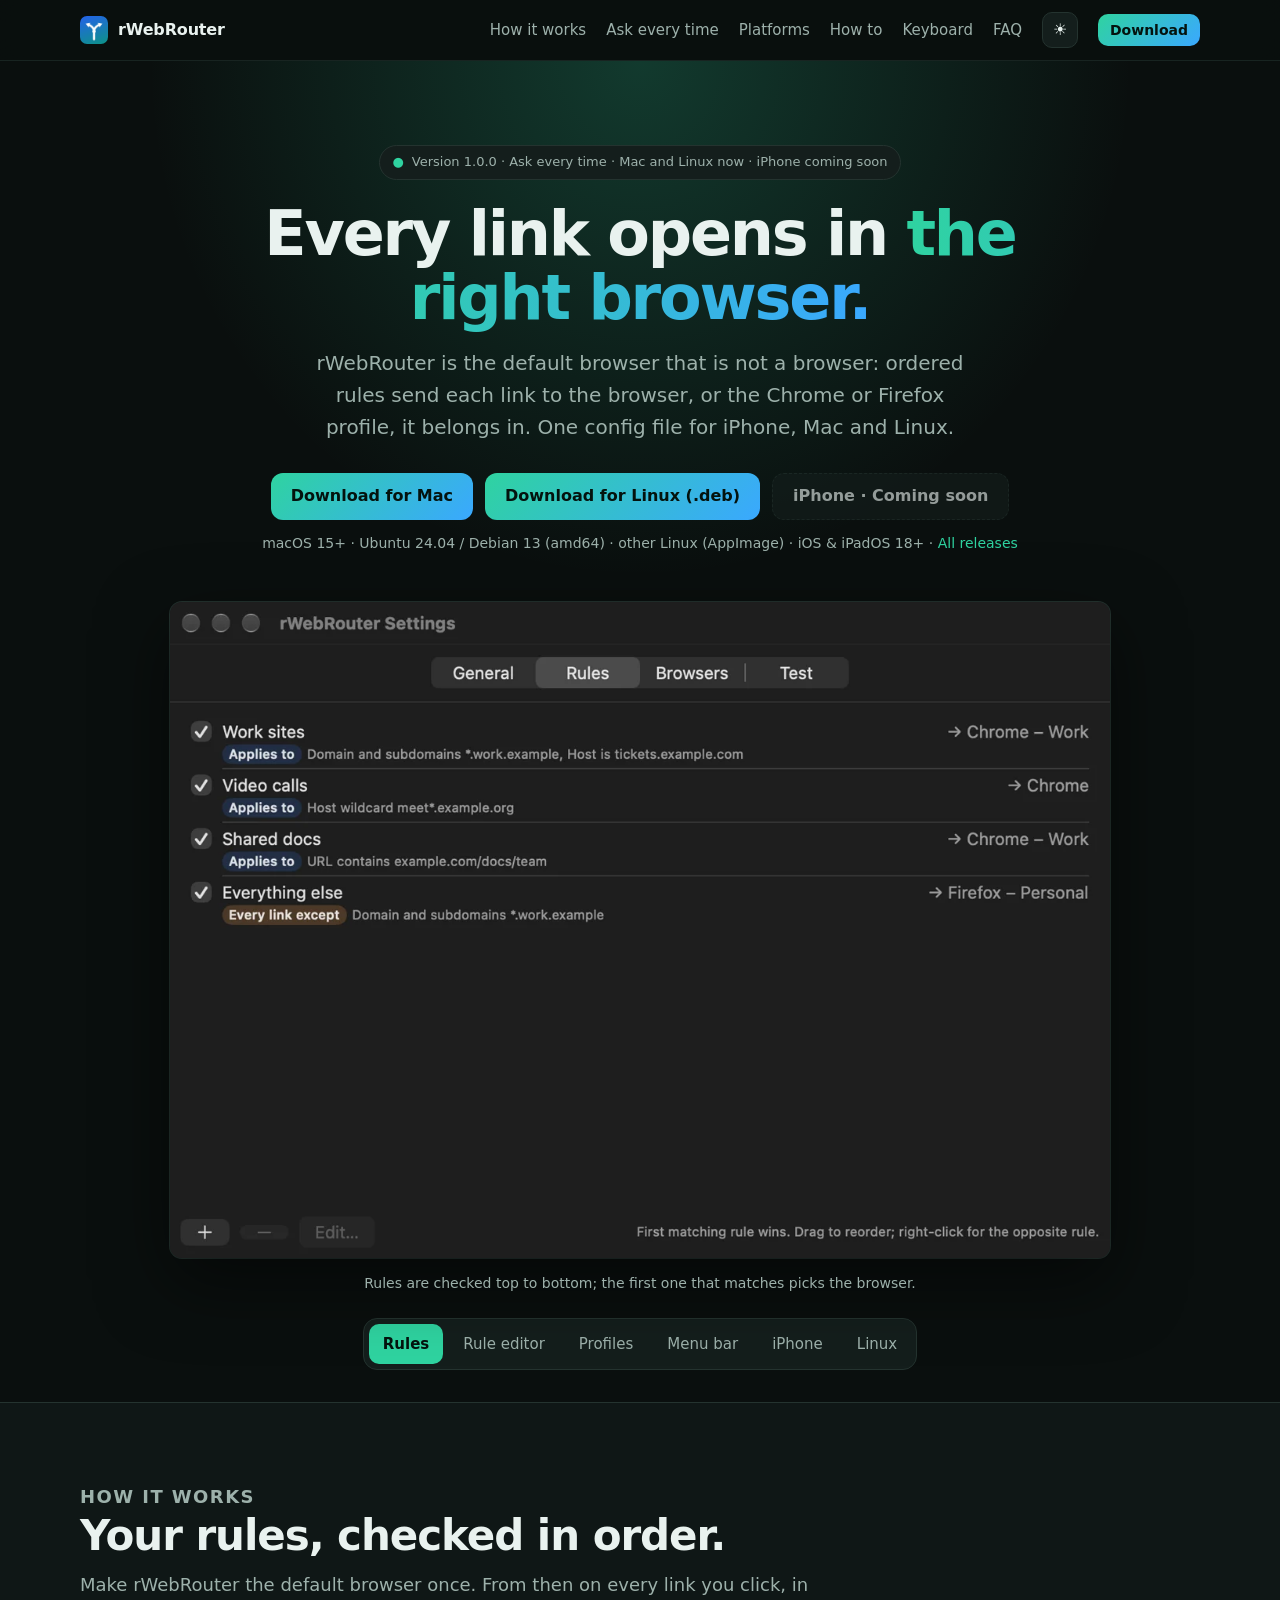
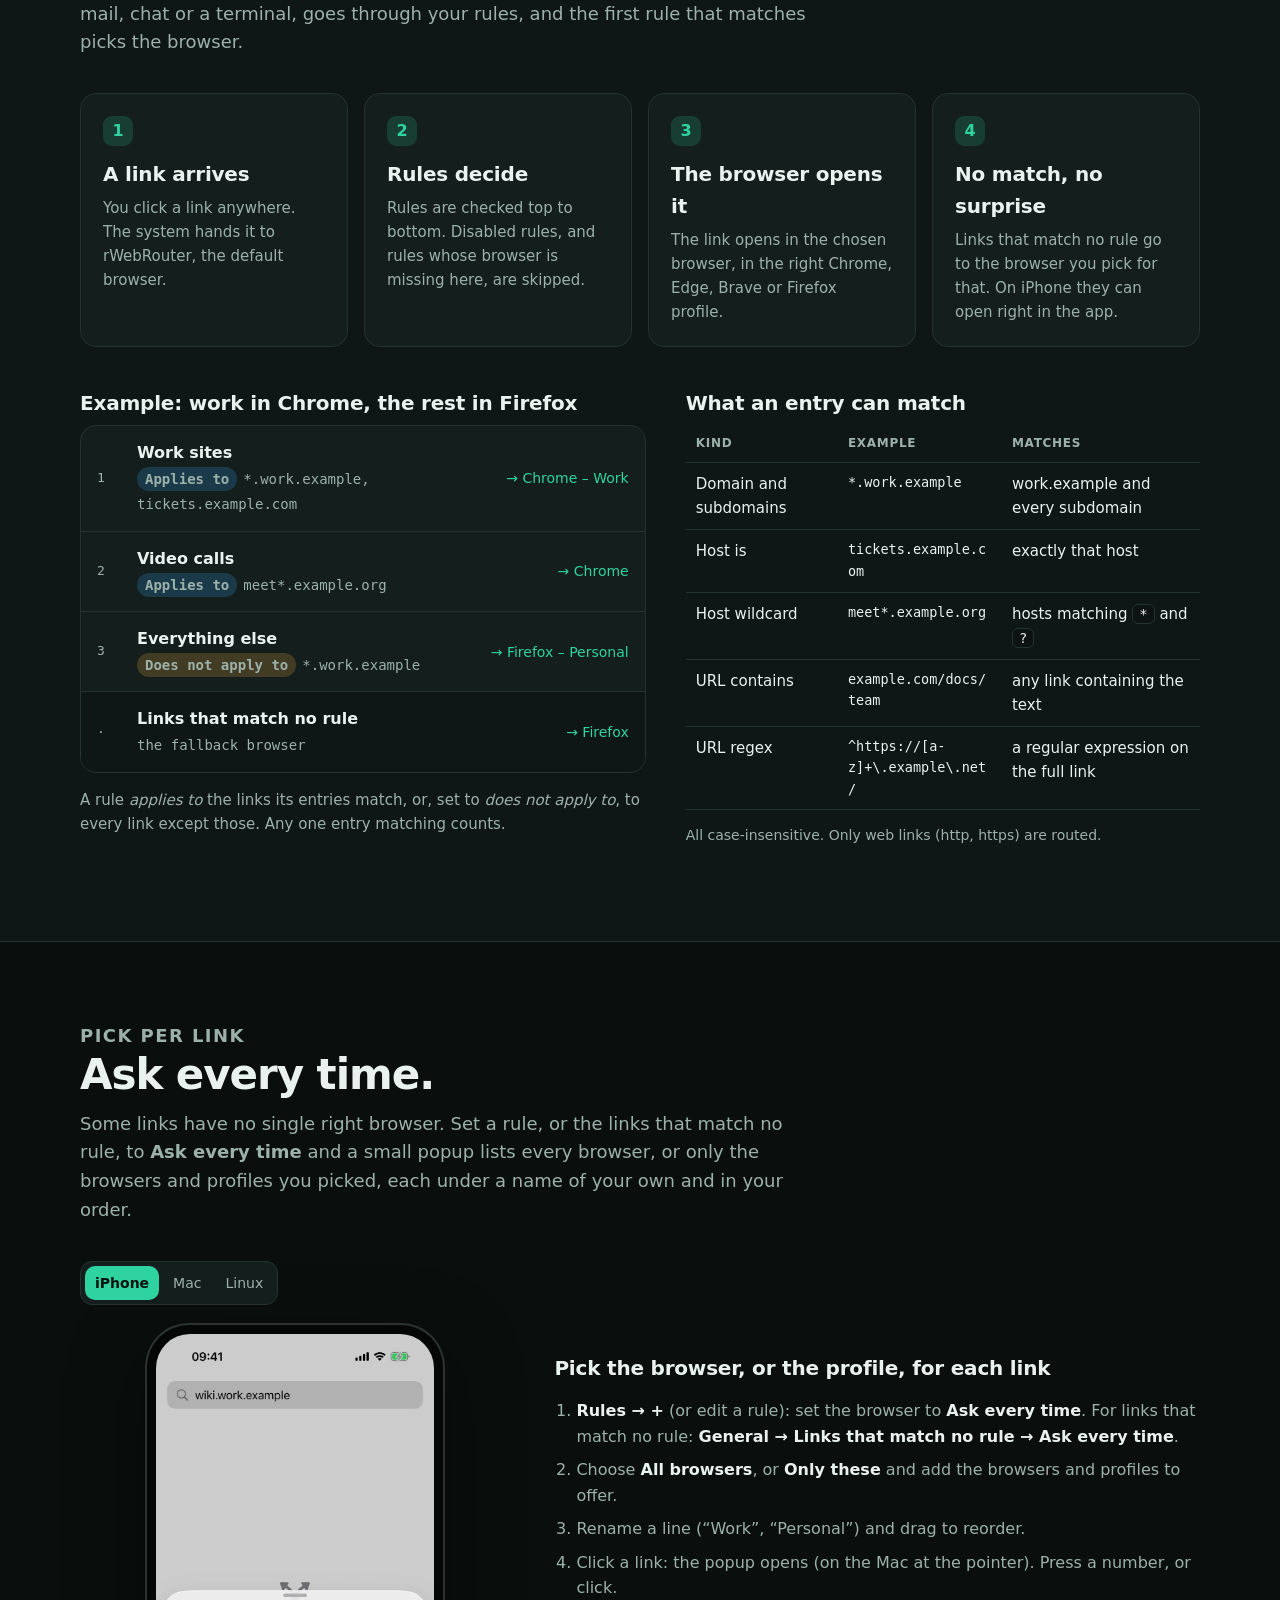
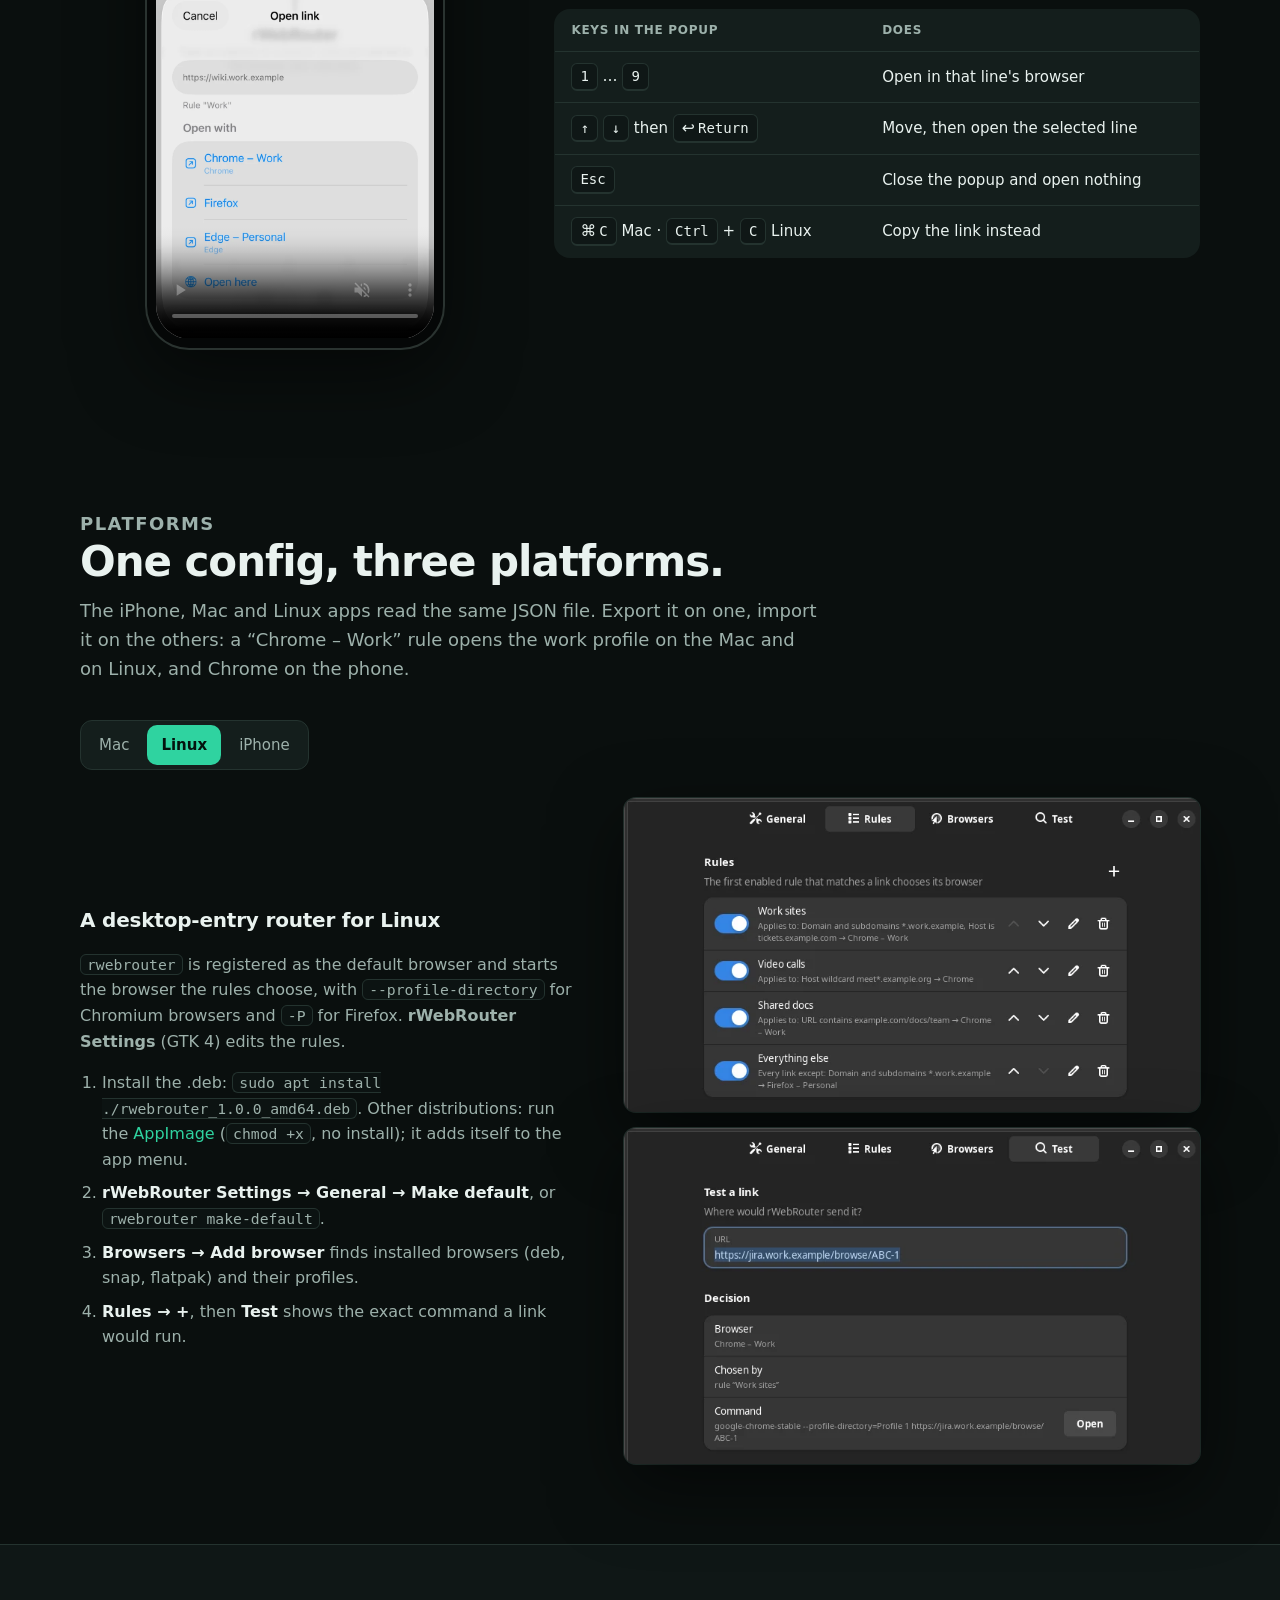
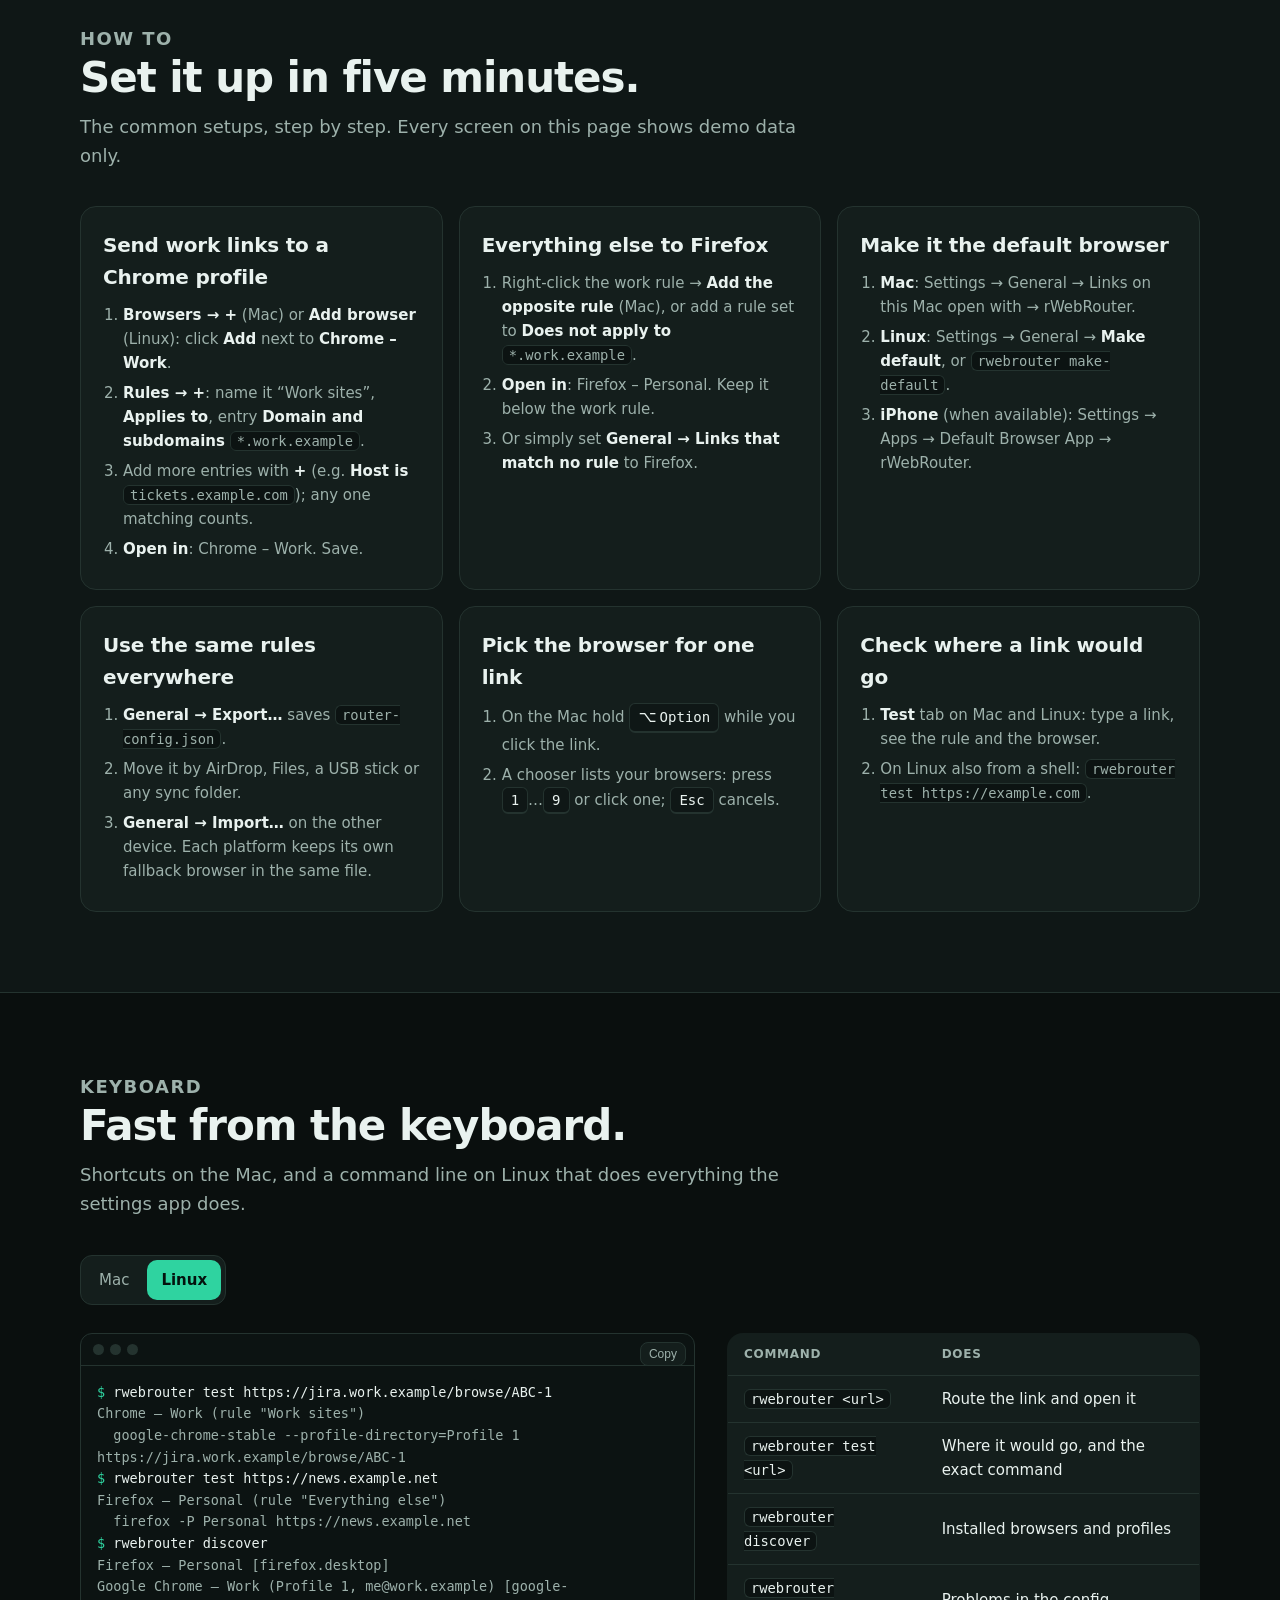
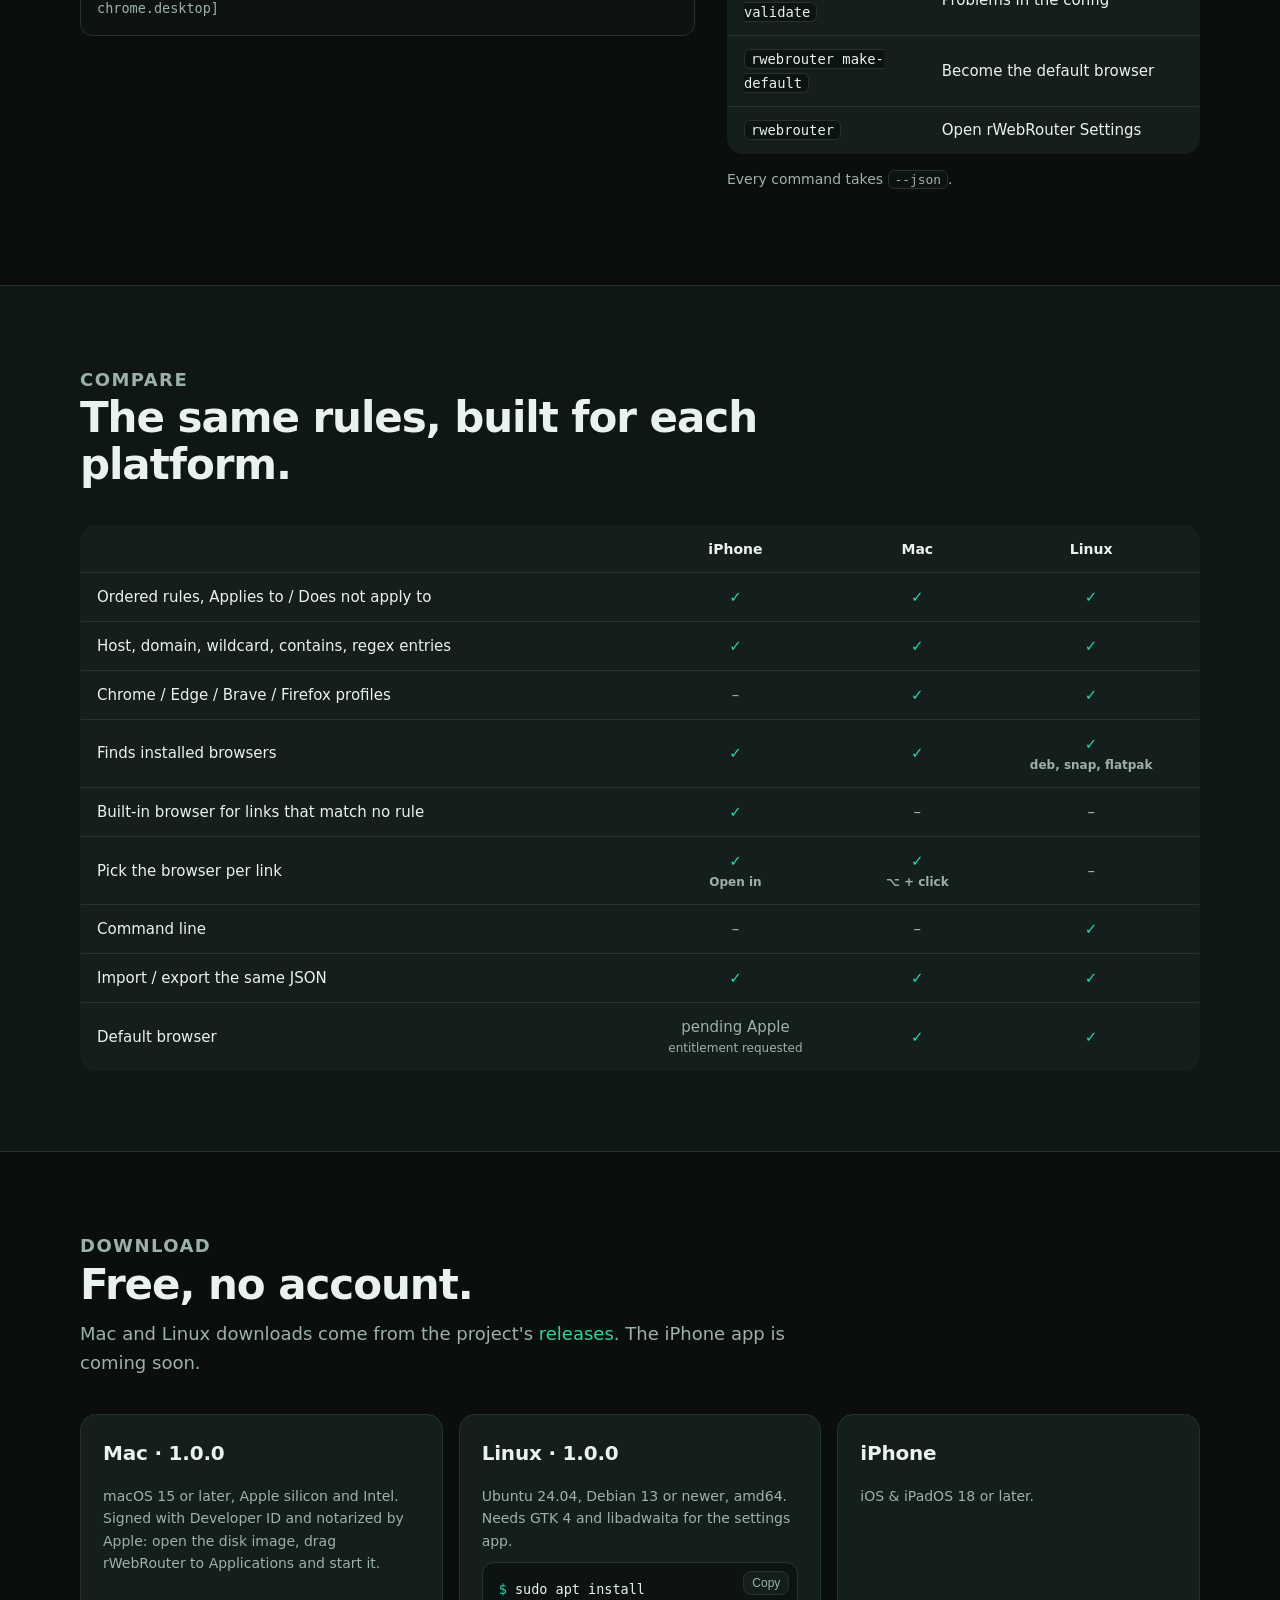
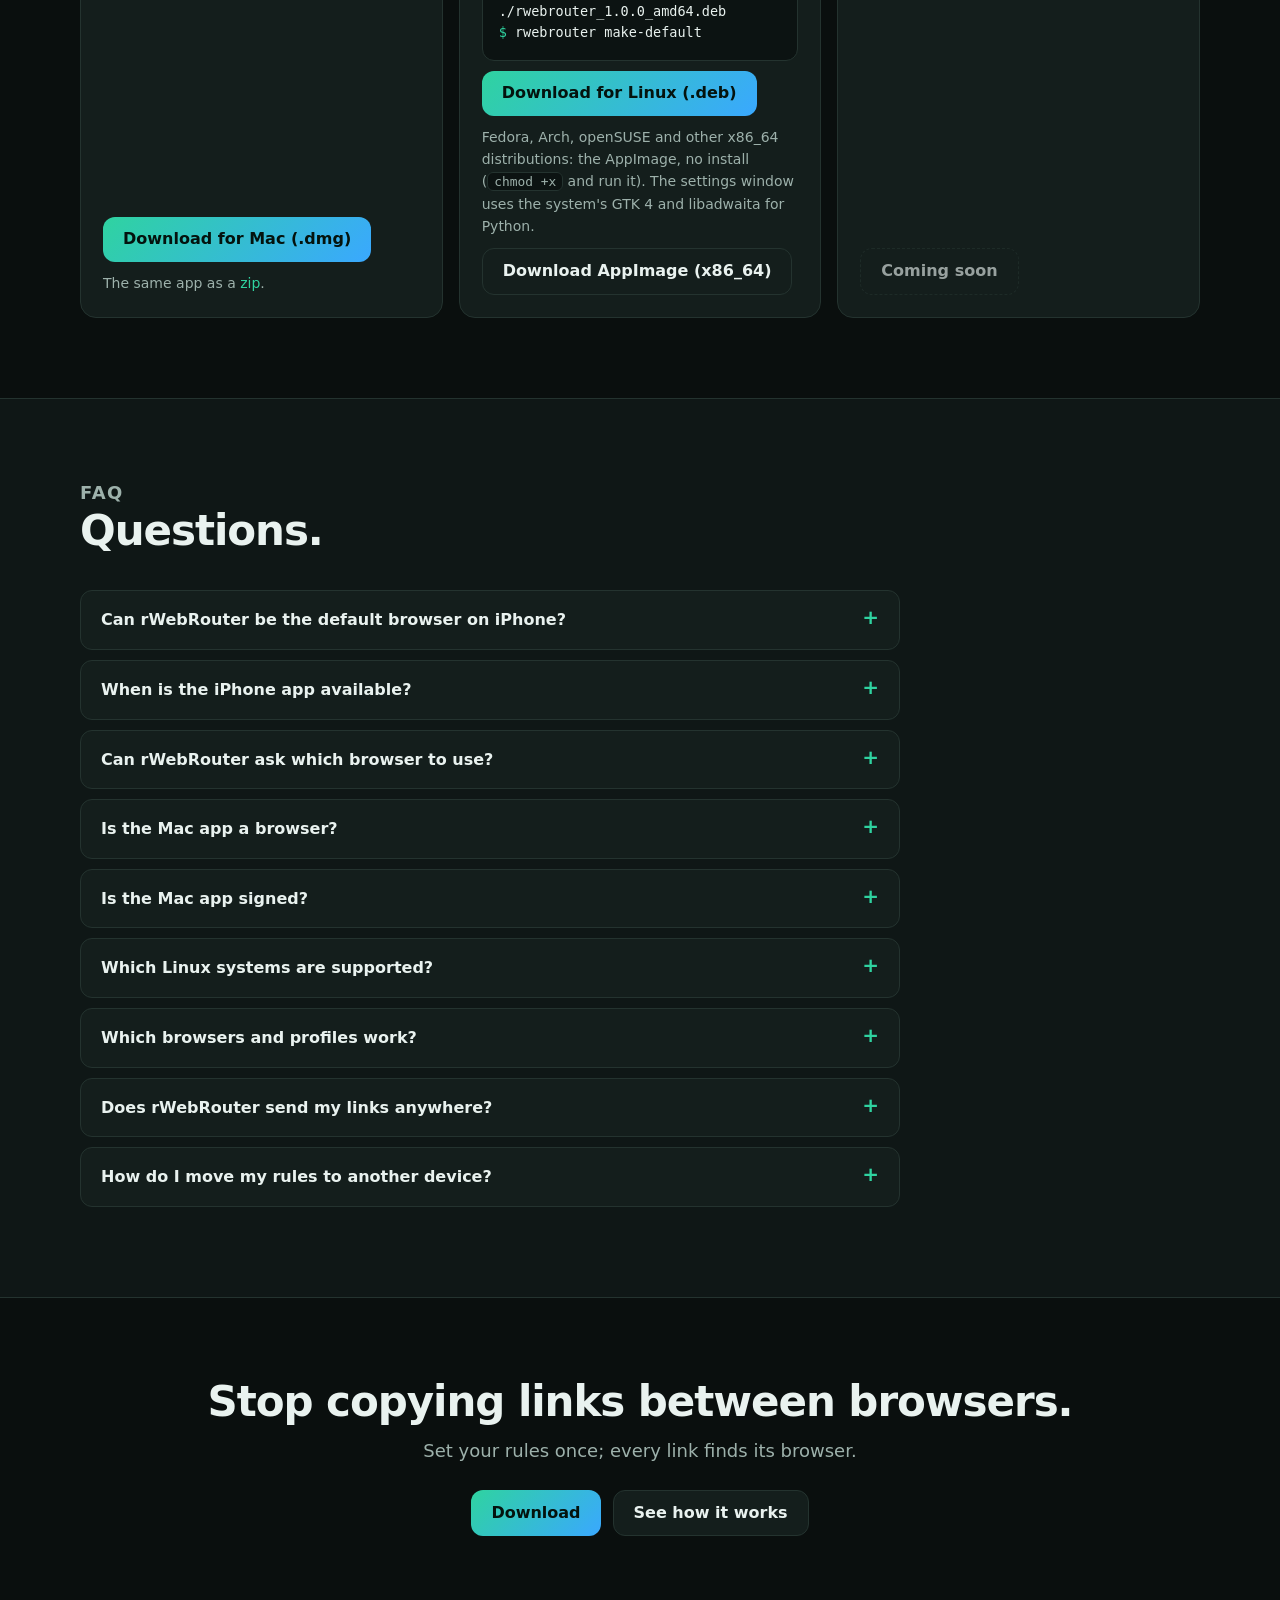
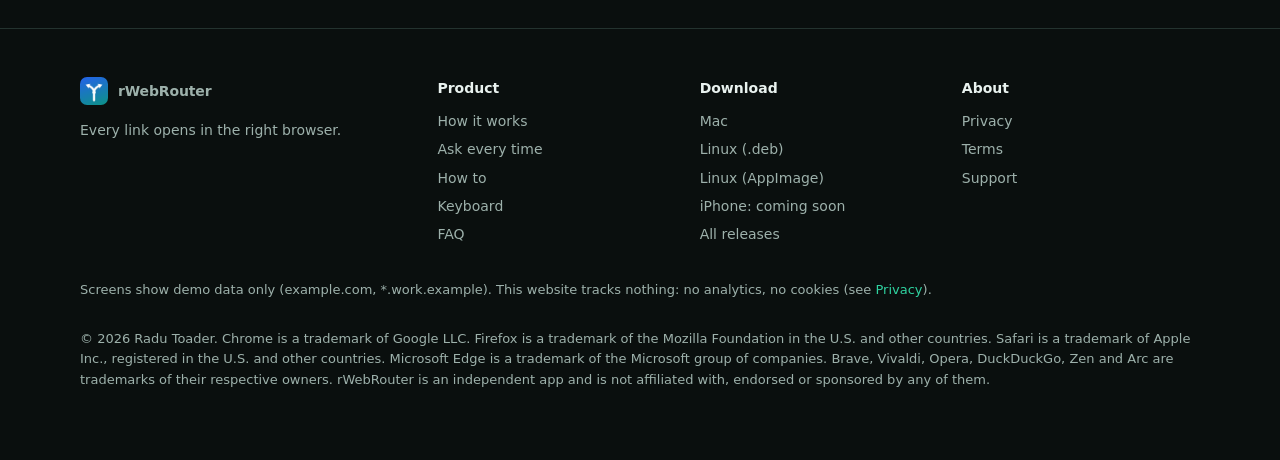
<file: index.html>
<!doctype html>
<html lang="en">
<head>
<meta charset="utf-8">
<meta name="viewport" content="width=device-width, initial-scale=1">
<title>rWebRouter · every link opens in the right browser</title>
<link rel="canonical" href="https://radut.github.io/rwebrouter/">
<meta name="description" content="rWebRouter sends every link to the browser, or browser profile, it belongs in. Ordered rules, one config file for iPhone, Mac and Linux. No accounts, no servers.">
<meta name="color-scheme" content="dark light">
<meta name="theme-color" content="#0a0f0e">
<meta property="og:title" content="rWebRouter">
<meta property="og:description" content="Every link opens in the right browser and profile, on iPhone, Mac and Linux.">
<meta property="og:image" content="https://radut.github.io/rwebrouter/media/mac/rules.webp">
<link rel="icon" href="favicon.png" type="image/png">
<link rel="stylesheet" href="style.css?v=4">
<script>try{var t=localStorage.getItem("theme");if(t==="light"||t==="dark")document.documentElement.dataset.theme=t}catch(e){}</script>
</head>
<body>

<header class="top">
  <div class="wrap">
    <a class="brand" href="#"><img src="media/icon.png" alt="" width="28" height="28">rWebRouter</a>
    <nav class="nav" aria-label="Sections">
      <a href="#how">How it works</a>
      <a href="#ask">Ask every time</a>
      <a href="#platforms">Platforms</a>
      <a href="#howto">How to</a>
      <a href="#keyboard">Keyboard</a>
      <a href="#faq">FAQ</a>
    </nav>
    <button class="theme" type="button" aria-label="Switch light or dark theme">☀</button>
    <a class="btn small primary" href="#download">Download</a>
  </div>
</header>

<main>
<section class="hero">
  <div class="wrap">
    <span class="eyebrow"><b>●</b> Version 1.0.0 · Ask every time · Mac and Linux now · iPhone coming soon</span>
    <h1>Every link opens in <span>the right browser.</span></h1>
    <p class="lede">rWebRouter is the default browser that is not a browser: ordered rules send each link to the
      browser, or the Chrome or Firefox profile, it belongs in. One config file for iPhone, Mac and Linux.</p>
    <div class="cta">
      <a class="btn primary" href="https://github.com/radut/rwebrouter/releases/download/v1.0.0/rWebRouter-1.0.0-mac.dmg">Download for Mac</a>
      <a class="btn primary" href="https://github.com/radut/rwebrouter/releases/download/v1.0.0/rwebrouter_1.0.0_amd64.deb">Download for Linux (.deb)</a>
      <button class="btn" type="button" disabled aria-disabled="true">iPhone · Coming soon</button>
    </div>
    <p class="platforms">macOS 15+ · Ubuntu 24.04 / Debian 13 (amd64) · other Linux (AppImage) · iOS &amp; iPadOS 18+ · <a href="https://github.com/radut/rwebrouter/releases">All releases</a></p>

    <div class="stage">
      <div class="stage-media">
        <figure id="v-rules" role="tabpanel" aria-labelledby="t-rules">
          <div class="window"><img src="media/mac/rules.webp" width="1200" height="784" alt="Mac Settings, Rules tab: four ordered rules sending work sites to Chrome – Work and everything else to Firefox – Personal"></div>
          <figcaption>Rules are checked top to bottom; the first one that matches picks the browser.</figcaption>
        </figure>
        <figure id="v-editor" role="tabpanel" aria-labelledby="t-editor" hidden>
          <div class="window narrow"><img src="media/mac/rule-editor.webp" width="1040" height="960" alt="The rule editor: name, Applies to or Does not apply to, entries, and the browser to open"></div>
          <figcaption>A rule: <em>Applies to</em> or <em>Does not apply to</em>, any number of entries, one browser.</figcaption>
        </figure>
        <figure id="v-profiles" role="tabpanel" aria-labelledby="t-profiles" hidden>
          <div class="window narrow"><img src="media/mac/discover.webp" width="1040" height="960" alt="Discovered on this Mac: Chrome and Firefox with their Personal and Work profiles, each added with one click"></div>
          <figcaption>Installed browsers and their Chrome and Firefox profiles, one click each.</figcaption>
        </figure>
        <figure id="v-menu" role="tabpanel" aria-labelledby="t-menu" hidden>
          <div class="window menu"><img src="media/mac/menu.webp" width="630" height="448" alt="The menu-bar menu: recent links and where they went, Settings, Quit"></div>
          <figcaption>On the Mac it lives in the menu bar: recent links and where each one went.</figcaption>
        </figure>
        <figure id="v-iphone" role="tabpanel" aria-labelledby="t-iphone" hidden>
          <div class="phone"><video data-autoplay muted loop playsinline preload="none" poster="media/ios/ios-rule-editor.v2.webp" width="600" height="1304" aria-label="iPhone: Settings, plus, a rule for *.work.example that opens in Chrome; Try it shows Applies; Save"><source src="media/ios/ios-rule.v2.mp4" type="video/mp4"></video></div>
          <figcaption>iPhone: a rule in a few taps, with a live test. Coming soon.</figcaption>
        </figure>
        <figure id="v-linux" role="tabpanel" aria-labelledby="t-linux" hidden>
          <div class="window">
            <video data-autoplay muted loop playsinline preload="none" poster="media/linux/tour-poster.jpg" width="770" height="670"
                   aria-label="rWebRouter Settings on Linux: the Rules and Browsers tabs, then testing two links">
              <source src="media/linux/tour.webm" type="video/webm">
              <source src="media/linux/tour.mp4" type="video/mp4">
            </video>
          </div>
          <figcaption>Linux: the same rules in a GTK app, and a Test tab that shows the exact command.</figcaption>
        </figure>
      </div>
      <div class="feature-tabs" role="tablist" aria-label="Product tour">
        <button role="tab" id="t-rules" aria-controls="v-rules" aria-selected="true">Rules</button>
        <button role="tab" id="t-editor" aria-controls="v-editor" aria-selected="false" tabindex="-1">Rule editor</button>
        <button role="tab" id="t-profiles" aria-controls="v-profiles" aria-selected="false" tabindex="-1">Profiles</button>
        <button role="tab" id="t-menu" aria-controls="v-menu" aria-selected="false" tabindex="-1">Menu bar</button>
        <button role="tab" id="t-iphone" aria-controls="v-iphone" aria-selected="false" tabindex="-1">iPhone</button>
        <button role="tab" id="t-linux" aria-controls="v-linux" aria-selected="false" tabindex="-1">Linux</button>
      </div>
    </div>
  </div>
</section>

<section id="how" class="alt">
  <div class="wrap">
    <div class="section-head">
      <p class="kicker">How it works</p>
      <h2>Your rules, checked in order.</h2>
      <p>Make rWebRouter the default browser once. From then on every link you click, in mail, chat or a terminal,
        goes through your rules, and the first rule that matches picks the browser.</p>
    </div>
    <div class="grid">
      <div class="card"><span class="num">1</span><h3>A link arrives</h3><p>You click a link anywhere. The system hands it to rWebRouter, the default browser.</p></div>
      <div class="card"><span class="num">2</span><h3>Rules decide</h3><p>Rules are checked top to bottom. Disabled rules, and rules whose browser is missing here, are skipped.</p></div>
      <div class="card"><span class="num">3</span><h3>The browser opens it</h3><p>The link opens in the chosen browser, in the right Chrome, Edge, Brave or Firefox profile.</p></div>
      <div class="card"><span class="num">4</span><h3>No match, no surprise</h3><p>Links that match no rule go to the browser you pick for that. On iPhone they can open right in the app.</p></div>
    </div>

    <div class="flow">
      <div>
        <h3>Example: work in Chrome, the rest in Firefox</h3>
        <ol class="rules">
          <li><span class="n">1</span><span class="what"><b>Work sites</b><span><span class="pill">Applies to</span>*.work.example, tickets.example.com</span></span><span class="to">→ Chrome – Work</span></li>
          <li><span class="n">2</span><span class="what"><b>Video calls</b><span><span class="pill">Applies to</span>meet*.example.org</span></span><span class="to">→ Chrome</span></li>
          <li><span class="n">3</span><span class="what"><b>Everything else</b><span><span class="pill not">Does not apply to</span>*.work.example</span></span><span class="to">→ Firefox – Personal</span></li>
          <li class="fallback"><span class="n">·</span><span class="what"><b>Links that match no rule</b><span>the fallback browser</span></span><span class="to">→ Firefox</span></li>
        </ol>
        <p class="note" style="color:var(--muted);font-size:15px">A rule <em>applies to</em> the links its entries match, or,
          set to <em>does not apply to</em>, to every link except those. Any one entry matching counts.</p>
      </div>
      <div class="table-scroll">
        <h3>What an entry can match</h3>
        <table class="kinds">
          <thead><tr><th>Kind</th><th>Example</th><th>Matches</th></tr></thead>
          <tbody>
            <tr><td>Domain and subdomains</td><td>*.work.example</td><td>work.example and every subdomain</td></tr>
            <tr><td>Host is</td><td>tickets.example.com</td><td>exactly that host</td></tr>
            <tr><td>Host wildcard</td><td>meet*.example.org</td><td>hosts matching <code>*</code> and <code>?</code></td></tr>
            <tr><td>URL contains</td><td>example.com/docs/team</td><td>any link containing the text</td></tr>
            <tr><td>URL regex</td><td>^https://[a-z]+\.example\.net/</td><td>a regular expression on the full link</td></tr>
          </tbody>
        </table>
        <p style="color:var(--muted);font-size:14px">All case-insensitive. Only web links (http, https) are routed.</p>
      </div>
    </div>
  </div>
</section>

<section id="ask">
  <div class="wrap">
    <div class="section-head">
      <p class="kicker">Pick per link</p>
      <h2>Ask every time.</h2>
      <p>Some links have no single right browser. Set a rule, or the links that match no rule, to <b>Ask every
        time</b> and a small popup lists every browser, or only the browsers and profiles you picked, each under a name
        of your own and in your order.</p>
    </div>
    <div class="platform phone-left">
      <div>
        <div class="tabs small" id="ask-tabs" role="tablist" aria-label="Ask every time on each platform"><button role="tab" id="ta-iphone" aria-controls="pa-iphone" aria-selected="true">iPhone</button><button role="tab" id="ta-mac" aria-controls="pa-mac" aria-selected="false" tabindex="-1">Mac</button><button role="tab" id="ta-linux" aria-controls="pa-linux" aria-selected="false" tabindex="-1">Linux</button></div>
        <div id="pa-iphone" role="tabpanel" aria-labelledby="ta-iphone"><div class="phone"><video data-autoplay muted loop playsinline preload="none" poster="media/ios/ios-ask.v3.webp" width="600" height="1304" aria-label="iPhone: a wiki.work.example link shows Open link with Chrome – Work, Firefox, Edge – Personal and Open here; Chrome – Work is picked; then the rule Work set to Ask every time in Settings"><source src="media/ios/ios-ask.v3.mp4" type="video/mp4"></video></div></div>
        <div id="pa-mac" role="tabpanel" aria-labelledby="ta-mac" hidden><div class="window narrow"><img src="media/mac/chooser.v3.webp" width="680" height="466" loading="lazy" alt="Mac: the Ask every time popup for a wiki.work.example link: 1 Chrome – Work, 2 Chrome – Personal, 3 Firefox – Private, 4 Safari, with keys 1–9, arrows, Return, Esc and ⌘C"></div></div>
        <div id="pa-linux" role="tabpanel" aria-labelledby="ta-linux" hidden><div class="window narrow"><img src="media/linux/chooser.v3.webp" width="420" height="355" loading="lazy" alt="Linux: Open link with, rule Work tickets: 1 Chrome – Work, 2 Chrome – Personal, 3 Firefox – Private, 4 Edge (not installed)"></div></div>
      </div>
      <div>
        <h3>Pick the browser, or the profile, for each link</h3>
        <ol>
          <li><b>Rules → +</b> (or edit a rule): set the browser to <b>Ask every time</b>. For links that match no
            rule: <b>General → Links that match no rule → Ask every time</b>.</li>
          <li>Choose <b>All browsers</b>, or <b>Only these</b> and add the browsers and profiles to offer.</li>
          <li>Rename a line (“Work”, “Personal”) and drag to reorder.</li>
          <li>Click a link: the popup opens (on the Mac at the pointer). Press a number, or click.</li>
        </ol>
        <div class="table-scroll">
          <table class="keys">
            <thead><tr><th>Keys in the popup</th><th>Does</th></tr></thead>
            <tbody>
              <tr><td><kbd>1</kbd> … <kbd>9</kbd></td><td>Open in that line's browser</td></tr>
              <tr><td><kbd>↑</kbd> <kbd>↓</kbd> then <kbd><span class="mod">↩</span>Return</kbd></td><td>Move, then open the selected line</td></tr>
              <tr><td><kbd>Esc</kbd></td><td>Close the popup and open nothing</td></tr>
              <tr><td><kbd><span class="mod">⌘</span>C</kbd> Mac · <kbd>Ctrl</kbd> + <kbd>C</kbd> Linux</td><td>Copy the link instead</td></tr>
            </tbody>
          </table>
        </div>
      </div>
    </div>
  </div>
</section>

<section id="platforms">
  <div class="wrap">
    <div class="section-head">
      <p class="kicker">Platforms</p>
      <h2>One config, three platforms.</h2>
      <p>The iPhone, Mac and Linux apps read the same JSON file. Export it on one, import it on the others: a
        “Chrome – Work” rule opens the work profile on the Mac and on Linux, and Chrome on the phone.</p>
    </div>
    <div class="tabs" id="platform-tabs" role="tablist" aria-label="Platform">
      <button role="tab" id="tab-mac" aria-controls="p-mac" aria-selected="true">Mac</button>
      <button role="tab" id="tab-linux" aria-controls="p-linux" aria-selected="false" tabindex="-1">Linux</button>
      <button role="tab" id="tab-iphone" aria-controls="p-iphone" aria-selected="false" tabindex="-1">iPhone</button>
    </div>

    <div id="p-mac" role="tabpanel" aria-labelledby="tab-mac" class="platform">
      <div>
        <h3>A menu-bar router for macOS 15+</h3>
        <p style="color:var(--muted)">No window of its own: it sits in the menu bar and passes links on. Hold
          <kbd><span class="mod">⌥</span>Option</kbd> while clicking a link to pick the browser yourself.</p>
        <ol>
          <li>Open the disk image and drag <b>rWebRouter</b> to Applications, then start it. The app is signed with
            Developer ID and notarized by Apple.</li>
          <li><b>Settings → General → Links on this Mac open with</b>: rWebRouter. macOS asks you to confirm.</li>
          <li><b>Browsers → +</b> lists every installed browser and its profiles; click <b>Add</b> on the ones you route to.</li>
          <li><b>Rules → +</b>: add your rules, drag to reorder, right-click a rule to add its opposite.</li>
          <li><b>Test</b>: type a link and see which rule and browser take it.</li>
        </ol>
      </div>
      <div class="shots">
        <div class="window"><img src="media/mac/general.webp" width="1200" height="837" alt="Mac Settings, General: default browser, links that match no rule, start at login, export and import"></div>
        <div class="window"><img src="media/mac/test.webp" width="1200" height="837" alt="Mac Settings, Test: a work link opens in Chrome – Work because of the rule Work sites"></div>
      </div>
    </div>

    <div id="p-linux" role="tabpanel" aria-labelledby="tab-linux" class="platform" hidden>
      <div>
        <h3>A desktop-entry router for Linux</h3>
        <p style="color:var(--muted)"><code>rwebrouter</code> is registered as the default browser and starts the
          browser the rules choose, with <code>--profile-directory</code> for Chromium browsers and <code>-P</code> for
          Firefox. <b>rWebRouter Settings</b> (GTK 4) edits the rules.</p>
        <ol>
          <li>Install the .deb: <code>sudo apt install ./rwebrouter_1.0.0_amd64.deb</code>. Other distributions: run the
            <a href="https://github.com/radut/rwebrouter/releases/download/v1.0.0/rWebRouter-1.0.0-x86_64.AppImage">AppImage</a> (<code>chmod +x</code>, no install); it adds itself to the app menu.</li>
          <li><b>rWebRouter Settings → General → Make default</b>, or <code>rwebrouter make-default</code>.</li>
          <li><b>Browsers → Add browser</b> finds installed browsers (deb, snap, flatpak) and their profiles.</li>
          <li><b>Rules → +</b>, then <b>Test</b> shows the exact command a link would run.</li>
        </ol>
      </div>
      <div class="shots">
        <div class="window"><img src="media/linux/rules.webp" width="770" height="420" alt="rWebRouter Settings on Linux, Rules tab with four demo rules"></div>
        <div class="window"><img src="media/linux/test.webp" width="770" height="450" alt="rWebRouter Settings on Linux, Test tab: a work link goes to Chrome – Work with --profile-directory=Profile 1"></div>
      </div>
    </div>

    <div id="p-iphone" role="tabpanel" aria-labelledby="tab-iphone" class="platform phone-left" hidden>
      <div class="iphone-demos">
        <div class="tabs small" role="tablist" aria-label="iPhone demos"><button role="tab" id="ti-rule" aria-controls="pi-rule" aria-selected="true">Add a rule</button><button role="tab" id="ti-unmatched" aria-controls="pi-unmatched" aria-selected="false" tabindex="-1">No match</button><button role="tab" id="ti-discover" aria-controls="pi-discover" aria-selected="false" tabindex="-1">Browsers</button><button role="tab" id="ti-open-in" aria-controls="pi-open-in" aria-selected="false" tabindex="-1">Open in</button><button role="tab" id="ti-share" aria-controls="pi-share" aria-selected="false" tabindex="-1">Share</button><button role="tab" id="ti-browse" aria-controls="pi-browse" aria-selected="false" tabindex="-1">Browse</button></div>
          <div id="pi-rule" role="tabpanel" aria-labelledby="ti-rule"><div class="phone"><video data-autoplay muted loop playsinline preload="none" poster="media/ios/ios-rule-editor.v2.webp" width="600" height="1304" aria-label="iPhone: Settings, plus, rule Work for *.work.example, Browser Chrome, Try it shows Applies, Save"><source src="media/ios/ios-rule.v2.mp4" type="video/mp4"></video></div></div>
          <div id="pi-unmatched" role="tabpanel" aria-labelledby="ti-unmatched" hidden><div class="phone"><video data-autoplay muted loop playsinline preload="none" poster="media/ios/ios-unmatched.v2.webp" width="600" height="1304" aria-label="iPhone: Links that match no rule: switch Open here off, Send to, pick Firefox"><source src="media/ios/ios-unmatched.v2.mp4" type="video/mp4"></video></div></div>
          <div id="pi-discover" role="tabpanel" aria-labelledby="ti-discover" hidden><div class="phone"><video data-autoplay muted loop playsinline preload="none" poster="media/ios/ios-discovered.v2.webp" width="600" height="1304" aria-label="iPhone: Custom browsers, plus, Discovered on this iPhone: rename Chrome to Chrome (Work), Add, add Firefox"><source src="media/ios/ios-discover.v2.mp4" type="video/mp4"></video></div></div>
          <div id="pi-open-in" role="tabpanel" aria-labelledby="ti-open-in" hidden><div class="phone"><video data-autoplay muted loop playsinline preload="none" poster="media/ios/ios-open-in.v2.webp" width="600" height="1304" aria-label="iPhone: Open in menu on example.com, the rules pick Firefox, send the page to Chrome"><source src="media/ios/ios-open-in.v2.mp4" type="video/mp4"></video></div></div>
          <div id="pi-share" role="tabpanel" aria-labelledby="ti-share" hidden><div class="phone"><video data-autoplay muted loop playsinline preload="none" poster="media/ios/ios-share.v2.webp" width="600" height="1304" aria-label="iPhone: Share button, rWebRouter share extension: where the link goes, one button per browser"><source src="media/ios/ios-share.v2.mp4" type="video/mp4"></video></div></div>
          <div id="pi-browse" role="tabpanel" aria-labelledby="ti-browse" hidden><div class="phone"><video data-autoplay muted loop playsinline preload="none" poster="media/ios/ios-browser.v2.webp" width="600" height="1304" aria-label="iPhone: Address bar: type example.com, Go, the page loads in the app"><source src="media/ios/ios-browse.v2.mp4" type="video/mp4"></video></div></div>
      </div>
      <div>
        <h3>A small browser that routes, for iOS &amp; iPadOS 18+</h3>
        <p style="color:var(--muted)">On iPhone rWebRouter is a real browser too: pages open right in the app, and
          rules send chosen sites to Chrome, Firefox, Edge, Brave, DuckDuckGo, Opera or any app you add. Coming soon.</p>
        <ol>
          <li><b>Settings → Rules → +</b>: what to match, where to open it, and a live test.</li>
          <li><b>Links that match no rule</b>: open here, or send them to another browser.</li>
          <li>Share a link to rWebRouter from any app to route it.</li>
          <li>Once Apple grants the default-browser entitlement: <b>Settings → Apps → Default Browser App → rWebRouter</b>.</li>
        </ol>
      </div>
    </div>
  </div>
</section>

<section id="howto" class="alt">
  <div class="wrap">
    <div class="section-head">
      <p class="kicker">How to</p>
      <h2>Set it up in five minutes.</h2>
      <p>The common setups, step by step. Every screen on this page shows demo data only.</p>
    </div>
    <div class="howto">
      <div class="card">
        <h3>Send work links to a Chrome profile</h3>
        <ol>
          <li><b>Browsers → +</b> (Mac) or <b>Add browser</b> (Linux): click <b>Add</b> next to <b>Chrome – Work</b>.</li>
          <li><b>Rules → +</b>: name it “Work sites”, <b>Applies to</b>, entry <b>Domain and subdomains</b> <code>*.work.example</code>.</li>
          <li>Add more entries with <b>+</b> (e.g. <b>Host is</b> <code>tickets.example.com</code>); any one matching counts.</li>
          <li><b>Open in</b>: Chrome – Work. Save.</li>
        </ol>
      </div>
      <div class="card">
        <h3>Everything else to Firefox</h3>
        <ol>
          <li>Right-click the work rule → <b>Add the opposite rule</b> (Mac), or add a rule set to <b>Does not apply to</b> <code>*.work.example</code>.</li>
          <li><b>Open in</b>: Firefox – Personal. Keep it below the work rule.</li>
          <li>Or simply set <b>General → Links that match no rule</b> to Firefox.</li>
        </ol>
      </div>
      <div class="card">
        <h3>Make it the default browser</h3>
        <ol>
          <li><b>Mac</b>: Settings → General → Links on this Mac open with → rWebRouter.</li>
          <li><b>Linux</b>: Settings → General → <b>Make default</b>, or <code>rwebrouter make-default</code>.</li>
          <li><b>iPhone</b> (when available): Settings → Apps → Default Browser App → rWebRouter.</li>
        </ol>
      </div>
      <div class="card">
        <h3>Use the same rules everywhere</h3>
        <ol>
          <li><b>General → Export…</b> saves <code>router-config.json</code>.</li>
          <li>Move it by AirDrop, Files, a USB stick or any sync folder.</li>
          <li><b>General → Import…</b> on the other device. Each platform keeps its own fallback browser in the same file.</li>
        </ol>
      </div>
      <div class="card">
        <h3>Pick the browser for one link</h3>
        <ol>
          <li>On the Mac hold <kbd><span class="mod">⌥</span>Option</kbd> while you click the link.</li>
          <li>A chooser lists your browsers: press <kbd>1</kbd>…<kbd>9</kbd> or click one; <kbd>Esc</kbd> cancels.</li>
        </ol>
      </div>
      <div class="card">
        <h3>Check where a link would go</h3>
        <ol>
          <li><b>Test</b> tab on Mac and Linux: type a link, see the rule and the browser.</li>
          <li>On Linux also from a shell: <code>rwebrouter test https://example.com</code>.</li>
        </ol>
      </div>
    </div>
  </div>
</section>

<section id="keyboard">
  <div class="wrap">
    <div class="section-head">
      <p class="kicker">Keyboard</p>
      <h2>Fast from the keyboard.</h2>
      <p>Shortcuts on the Mac, and a command line on Linux that does everything the settings app does.</p>
    </div>
    <div class="tabs" id="key-tabs" role="tablist" aria-label="Keyboard">
      <button role="tab" id="key-mac" aria-controls="k-mac" aria-selected="true">Mac</button>
      <button role="tab" id="key-linux" aria-controls="k-linux" aria-selected="false" tabindex="-1">Linux</button>
    </div>
    <div id="k-mac" role="tabpanel" aria-labelledby="key-mac" class="kb-layout">
      <div class="table-scroll">
        <table class="keys">
          <thead><tr><th>Keys</th><th>Does</th></tr></thead>
          <tbody>
            <tr><td><kbd><span class="mod">⌥</span>Option</kbd> + click a link</td><td>Choose the browser for this link instead of the rules</td></tr>
            <tr><td><kbd>1</kbd> … <kbd>9</kbd></td><td>In the chooser: open in that browser</td></tr>
            <tr><td><kbd>↑</kbd> <kbd>↓</kbd> <kbd><span class="mod">↩</span>Return</kbd></td><td>In the chooser: move and open the selected browser</td></tr>
            <tr><td><kbd><span class="mod">⌘</span>C</kbd></td><td>In the chooser: copy the link</td></tr>
            <tr><td><kbd>Esc</kbd></td><td>Close the chooser, or cancel an editor</td></tr>
            <tr><td><kbd><span class="mod">⌘</span>,</kbd></td><td>Settings (from the menu-bar menu)</td></tr>
            <tr><td><kbd><span class="mod">↩</span>Return</kbd></td><td>Save a rule or a browser in its editor</td></tr>
            <tr><td><kbd><span class="mod">⌘</span>Q</kbd></td><td>Quit rWebRouter (from the menu-bar menu)</td></tr>
          </tbody>
        </table>
      </div>
      <div class="window menu"><img src="media/mac/menu.webp" width="630" height="448" alt="The menu-bar menu with Settings ⌘, and Quit ⌘Q"></div>
    </div>
    <div id="k-linux" role="tabpanel" aria-labelledby="key-linux" class="kb-layout" hidden>
      <div class="term snippet">
        <div class="bar"><i></i><i></i><i></i></div>
<pre><span class="p">$ </span><span class="c">rwebrouter test https://jira.work.example/browse/ABC-1</span>
<span class="o">Chrome – Work (rule "Work sites")
  google-chrome-stable --profile-directory=Profile 1 https://jira.work.example/browse/ABC-1</span>
<span class="p">$ </span><span class="c">rwebrouter test https://news.example.net</span>
<span class="o">Firefox – Personal (rule "Everything else")
  firefox -P Personal https://news.example.net</span>
<span class="p">$ </span><span class="c">rwebrouter discover</span>
<span class="o">Firefox – Personal [firefox.desktop]
Google Chrome – Work (Profile 1, me@work.example) [google-chrome.desktop]</span></pre>
      </div>
      <div class="table-scroll">
        <table class="keys">
          <thead><tr><th>Command</th><th>Does</th></tr></thead>
          <tbody>
            <tr><td><code>rwebrouter &lt;url&gt;</code></td><td>Route the link and open it</td></tr>
            <tr><td><code>rwebrouter test &lt;url&gt;</code></td><td>Where it would go, and the exact command</td></tr>
            <tr><td><code>rwebrouter discover</code></td><td>Installed browsers and profiles</td></tr>
            <tr><td><code>rwebrouter validate</code></td><td>Problems in the config</td></tr>
            <tr><td><code>rwebrouter make-default</code></td><td>Become the default browser</td></tr>
            <tr><td><code>rwebrouter</code></td><td>Open rWebRouter Settings</td></tr>
          </tbody>
        </table>
        <p style="color:var(--muted);font-size:14px">Every command takes <code>--json</code>.</p>
      </div>
    </div>
  </div>
</section>

<section class="alt">
  <div class="wrap">
    <div class="section-head">
      <p class="kicker">Compare</p>
      <h2>The same rules, built for each platform.</h2>
    </div>
    <div class="table-scroll">
      <table class="compare">
        <thead><tr><th></th><th>iPhone</th><th>Mac</th><th>Linux</th></tr></thead>
        <tbody>
          <tr><td>Ordered rules, Applies to / Does not apply to</td><td class="yes">✓</td><td class="yes">✓</td><td class="yes">✓</td></tr>
          <tr><td>Host, domain, wildcard, contains, regex entries</td><td class="yes">✓</td><td class="yes">✓</td><td class="yes">✓</td></tr>
          <tr><td>Chrome / Edge / Brave / Firefox profiles</td><td class="no">–</td><td class="yes">✓</td><td class="yes">✓</td></tr>
          <tr><td>Finds installed browsers</td><td class="yes">✓</td><td class="yes">✓</td><td class="yes">✓<small>deb, snap, flatpak</small></td></tr>
          <tr><td>Built-in browser for links that match no rule</td><td class="yes">✓</td><td class="no">–</td><td class="no">–</td></tr>
          <tr><td>Pick the browser per link</td><td class="yes">✓<small>Open in</small></td><td class="yes">✓<small>⌥ + click</small></td><td class="no">–</td></tr>
          <tr><td>Command line</td><td class="no">–</td><td class="no">–</td><td class="yes">✓</td></tr>
          <tr><td>Import / export the same JSON</td><td class="yes">✓</td><td class="yes">✓</td><td class="yes">✓</td></tr>
          <tr><td>Default browser</td><td class="no">pending Apple<small>entitlement requested</small></td><td class="yes">✓</td><td class="yes">✓</td></tr>
        </tbody>
      </table>
    </div>
  </div>
</section>

<section id="download">
  <div class="wrap">
    <div class="section-head">
      <p class="kicker">Download</p>
      <h2>Free, no account.</h2>
      <p>Mac and Linux downloads come from the project's <a href="https://github.com/radut/rwebrouter/releases">releases</a>. The iPhone app is coming soon.</p>
    </div>
    <div class="downloads">
      <div class="card">
        <h3>Mac · 1.0.0</h3>
        <p class="note">macOS 15 or later, Apple silicon and Intel. Signed with Developer ID and notarized by Apple:
          open the disk image, drag rWebRouter to Applications and start it.</p>
        <a class="btn primary" href="https://github.com/radut/rwebrouter/releases/download/v1.0.0/rWebRouter-1.0.0-mac.dmg">Download for Mac (.dmg)</a>
        <p class="note">The same app as a <a href="https://github.com/radut/rwebrouter/releases/download/v1.0.0/rWebRouter-1.0.0-mac.zip">zip</a>.</p>
      </div>
      <div class="card">
        <h3>Linux · 1.0.0</h3>
        <p class="note">Ubuntu 24.04, Debian 13 or newer, amd64. Needs GTK 4 and libadwaita for the settings app.</p>
        <div class="term snippet"><pre><span class="p">$ </span><span class="c">sudo apt install ./rwebrouter_1.0.0_amd64.deb</span>
<span class="p">$ </span><span class="c">rwebrouter make-default</span></pre></div>
        <a class="btn primary" href="https://github.com/radut/rwebrouter/releases/download/v1.0.0/rwebrouter_1.0.0_amd64.deb">Download for Linux (.deb)</a>
        <p class="note">Fedora, Arch, openSUSE and other x86_64 distributions: the AppImage, no install
          (<code>chmod +x</code> and run it). The settings window uses the system's GTK 4 and libadwaita for Python.</p>
        <a class="btn" href="https://github.com/radut/rwebrouter/releases/download/v1.0.0/rWebRouter-1.0.0-x86_64.AppImage">Download AppImage (x86_64)</a>
      </div>
      <div class="card">
        <h3>iPhone</h3>
        <p class="note">iOS &amp; iPadOS 18 or later.</p>
        <button class="btn" type="button" disabled aria-disabled="true">Coming soon</button>
      </div>
    </div>
  </div>
</section>

<section id="faq" class="alt">
  <div class="wrap">
    <div class="section-head">
      <p class="kicker">FAQ</p>
      <h2>Questions.</h2>
    </div>
    <div class="faq">
      <details><summary>Can rWebRouter be the default browser on iPhone?</summary>
        <div><p>Only apps Apple grants the default-browser entitlement can be picked under Settings → Apps → Default
          Browser App. rWebRouter has requested it. Until then you can share links to it, or open them in it.</p></div></details>
      <details><summary>When is the iPhone app available?</summary>
        <div><p>Coming soon.</p></div></details>
      <details><summary>Can rWebRouter ask which browser to use?</summary>
        <div><p>Yes. Set a rule's browser, or the one for links that match no rule, to <b>Ask every
          time</b>: a popup lists all browsers or only the ones you chose, under your own names. Press
          <kbd>1</kbd>…<kbd>9</kbd>, or <kbd>↑</kbd> <kbd>↓</kbd> and <kbd><span class="mod">↩</span>Return</kbd>;
          <kbd>Esc</kbd> opens nothing. On iPhone the list is a sheet with an <em>Open here</em> line. On Linux without
          a display the link opens in your Linux default.</p></div></details>
      <details><summary>Is the Mac app a browser?</summary>
        <div><p>No. On the Mac it is a menu-bar app with no window: it receives links as the default browser and
          passes each one to the browser your rules choose. Settings opens from the menu-bar icon or with <kbd><span class="mod">⌘</span>,</kbd>.</p></div></details>
      <details><summary>Is the Mac app signed?</summary>
        <div><p>Yes. The Mac download is signed with Developer ID and notarized by Apple, so it opens like any other app
          from the internet. Each release lists SHA-256 checksums in <code>SHA256SUMS</code>.</p></div></details>
      <details><summary>Which Linux systems are supported?</summary>
        <div><p>The .deb is for amd64 Ubuntu 24.04, Debian 13 and newer; the AppImage runs on other x86_64 distributions
          such as Fedora and Arch. The settings app needs GTK 4 and libadwaita. Browsers installed as deb, snap or flatpak
          are found. arm64, rpm and flatpak packages are not built yet.</p></div></details>
      <details><summary>Which browsers and profiles work?</summary>
        <div><p>Chrome, Chromium, Edge, Brave, Vivaldi, Firefox, Safari, Opera, Zen and Arc, depending on the platform,
          plus any app that opens web links. Chrome, Edge, Brave and Vivaldi profiles and Firefox profiles are found automatically.</p></div></details>
      <details><summary>Does rWebRouter send my links anywhere?</summary>
        <div><p>No. There is no account and no server: rules and recent links stay on your device, and a link only ever
          goes to the browser you route it to. See the <a href="privacy.html">privacy policy</a>.</p></div></details>
      <details><summary>How do I move my rules to another device?</summary>
        <div><p>General → Export… writes one JSON file; General → Import… on the other device reads it. iPhone, Mac and
          Linux use the same format.</p></div></details>
    </div>
  </div>
</section>

<section class="closing">
  <div class="wrap">
    <h2>Stop copying links between browsers.</h2>
    <p style="color:var(--muted);font-size:18px;margin:0">Set your rules once; every link finds its browser.</p>
    <div class="cta">
      <a class="btn primary" href="#download">Download</a>
      <a class="btn" href="#how">See how it works</a>
    </div>
  </div>
</section>
</main>

<footer>
  <div class="wrap">
    <div class="foot">
      <div>
        <a class="brand" href="#"><img src="media/icon.png" alt="" width="28" height="28">rWebRouter</a>
        <p>Every link opens in the right browser.</p>
      </div>
      <div><h4>Product</h4><ul><li><a href="#how">How it works</a></li><li><a href="#ask">Ask every time</a></li><li><a href="#howto">How to</a></li><li><a href="#keyboard">Keyboard</a></li><li><a href="#faq">FAQ</a></li></ul></div>
      <div><h4>Download</h4><ul><li><a href="https://github.com/radut/rwebrouter/releases/download/v1.0.0/rWebRouter-1.0.0-mac.dmg">Mac</a></li><li><a href="https://github.com/radut/rwebrouter/releases/download/v1.0.0/rwebrouter_1.0.0_amd64.deb">Linux (.deb)</a></li><li><a href="https://github.com/radut/rwebrouter/releases/download/v1.0.0/rWebRouter-1.0.0-x86_64.AppImage">Linux (AppImage)</a></li><li>iPhone: coming soon</li><li><a href="https://github.com/radut/rwebrouter/releases">All releases</a></li></ul></div>
      <div><h4>About</h4><ul><li><a href="privacy.html">Privacy</a></li><li><a href="terms.html">Terms</a></li><li><a href="support.html">Support</a></li></ul></div>
    </div>
    <p class="fine">Screens show demo data only (example.com, *.work.example). This website tracks nothing: no analytics, no cookies (see <a href="privacy.html">Privacy</a>).</p>
    <p class="fine">© 2026 Radu Toader. Chrome is a trademark of Google LLC. Firefox is a trademark of the Mozilla Foundation in the U.S. and other countries. Safari is a trademark of Apple Inc., registered in the U.S. and other countries. Microsoft Edge is a trademark of the Microsoft group of companies. Brave, Vivaldi, Opera, DuckDuckGo, Zen and Arc are trademarks of their respective owners. rWebRouter is an independent app and is not affiliated with, endorsed or sponsored by any of them.</p>
  </div>
</footer>
<script src="main.js?v=4" defer></script>
</body>
</html>
</file>
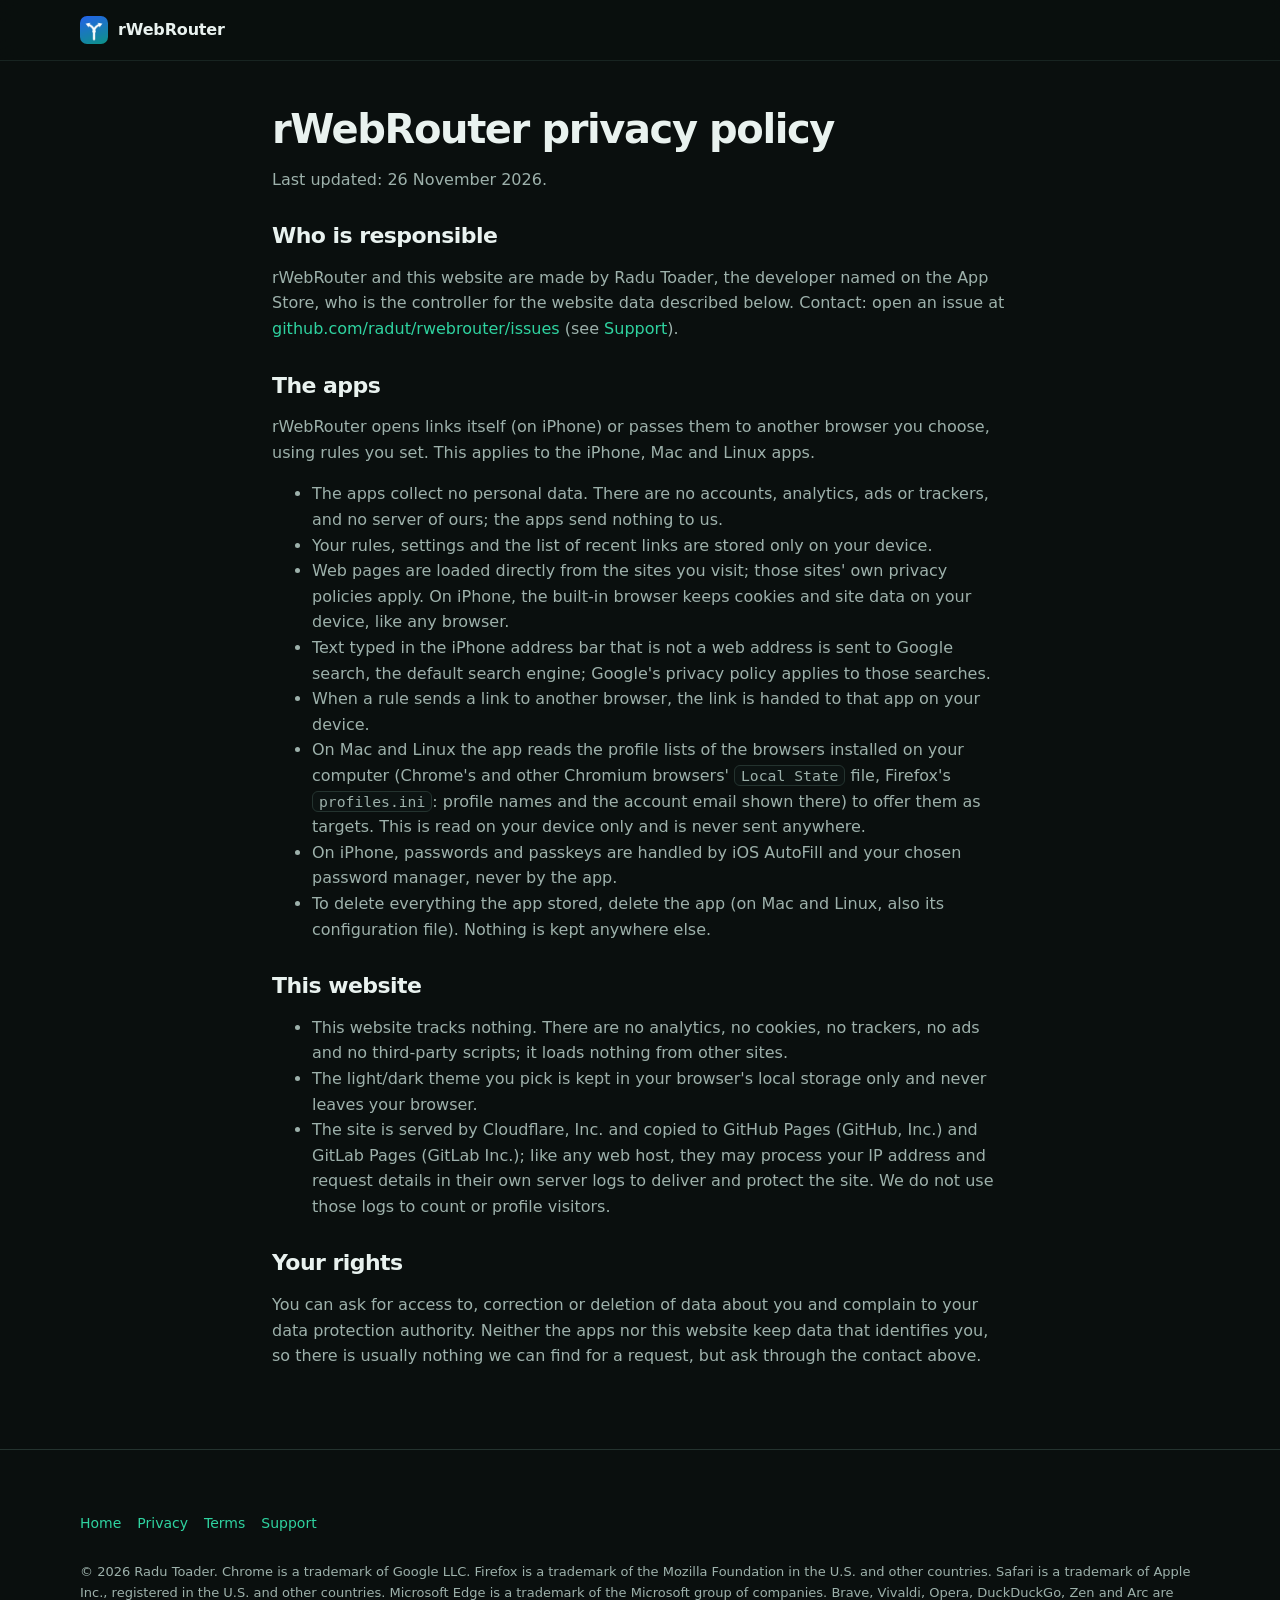
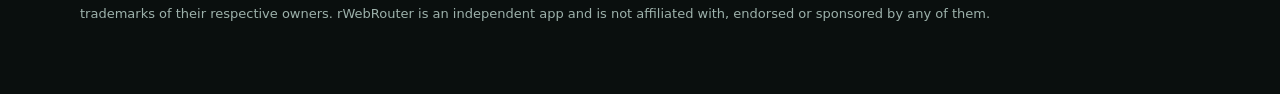
<file: privacy.html>
<!doctype html>
<html lang="en">
<head>
<meta charset="utf-8">
<meta name="viewport" content="width=device-width, initial-scale=1">
<title>rWebRouter · privacy policy</title>
<link rel="canonical" href="https://radut.github.io/rwebrouter/privacy.html">
<meta name="color-scheme" content="dark light">
<link rel="icon" href="favicon.png" type="image/png">
<link rel="stylesheet" href="style.css?v=3">
<script>try{var t=localStorage.getItem("theme");if(t==="light"||t==="dark")document.documentElement.dataset.theme=t}catch(e){}</script>
<style>.doc{max-width:46rem;padding:48px 0 64px}.doc h1{font-size:clamp(28px,4vw,40px);margin:0 0 8px}.doc h2{font-size:22px;margin:32px 0 8px}.doc p,.doc li{color:var(--muted)}.legal{display:flex;gap:16px;flex-wrap:wrap}</style>
</head>
<body>
<header class="top"><div class="wrap"><a class="brand" href="./"><img src="media/icon.png" alt="" width="28" height="28">rWebRouter</a></div></header>
<main class="wrap doc">
<h1>rWebRouter privacy policy</h1>
<p>Last updated: 26 November 2026.</p>

<h2>Who is responsible</h2>
<p>rWebRouter and this website are made by Radu Toader, the developer named on the App Store, who is the controller for
the website data described below. Contact: open an issue at <a href="https://github.com/radut/rwebrouter/issues">github.com/radut/rwebrouter/issues</a>
(see <a href="support.html">Support</a>).</p>

<h2>The apps</h2>
<p>rWebRouter opens links itself (on iPhone) or passes them to another browser you choose, using rules you set. This
applies to the iPhone, Mac and Linux apps.</p>
<ul>
<li>The apps collect no personal data. There are no accounts, analytics, ads or trackers, and no server of ours; the
apps send nothing to us.</li>
<li>Your rules, settings and the list of recent links are stored only on your device.</li>
<li>Web pages are loaded directly from the sites you visit; those sites' own privacy policies apply. On iPhone, the
built-in browser keeps cookies and site data on your device, like any browser.</li>
<li>Text typed in the iPhone address bar that is not a web address is sent to Google search, the default search
engine; Google's privacy policy applies to those searches.</li>
<li>When a rule sends a link to another browser, the link is handed to that app on your device.</li>
<li>On Mac and Linux the app reads the profile lists of the browsers installed on your computer (Chrome's and other
Chromium browsers' <code>Local State</code> file, Firefox's <code>profiles.ini</code>: profile names and the account
email shown there) to offer them as targets. This is read on your device only and is never sent anywhere.</li>
<li>On iPhone, passwords and passkeys are handled by iOS AutoFill and your chosen password manager, never by the app.</li>
<li>To delete everything the app stored, delete the app (on Mac and Linux, also its configuration file). Nothing is
kept anywhere else.</li>
</ul>

<h2>This website</h2>
<ul>
<li>This website tracks nothing. There are no analytics, no cookies, no trackers, no ads and no third-party scripts;
it loads nothing from other sites.</li>
<li>The light/dark theme you pick is kept in your browser's local storage only and never leaves your browser.</li>
<li>The site is served by Cloudflare, Inc. and copied to GitHub Pages (GitHub, Inc.) and GitLab Pages (GitLab Inc.);
like any web host, they may process your IP address and request details in their own server logs to deliver and
protect the site. We do not use those logs to count or profile visitors.</li>
</ul>

<h2>Your rights</h2>
<p>You can ask for access to, correction or deletion of data about you and complain to your data protection
authority. Neither the apps nor this website keep data that identifies you, so there is usually nothing we can find
for a request, but ask through the contact above.</p>
</main>
<footer>
  <div class="wrap">
    <p class="legal"><a href="./">Home</a><a href="privacy.html">Privacy</a><a href="terms.html">Terms</a><a href="support.html">Support</a></p>
    <p class="fine">© 2026 Radu Toader. Chrome is a trademark of Google LLC. Firefox is a trademark of the Mozilla Foundation in the U.S. and other countries. Safari is a trademark of Apple Inc., registered in the U.S. and other countries. Microsoft Edge is a trademark of the Microsoft group of companies. Brave, Vivaldi, Opera, DuckDuckGo, Zen and Arc are trademarks of their respective owners. rWebRouter is an independent app and is not affiliated with, endorsed or sponsored by any of them.</p>
  </div>
</footer>
</body>
</html>
</file>
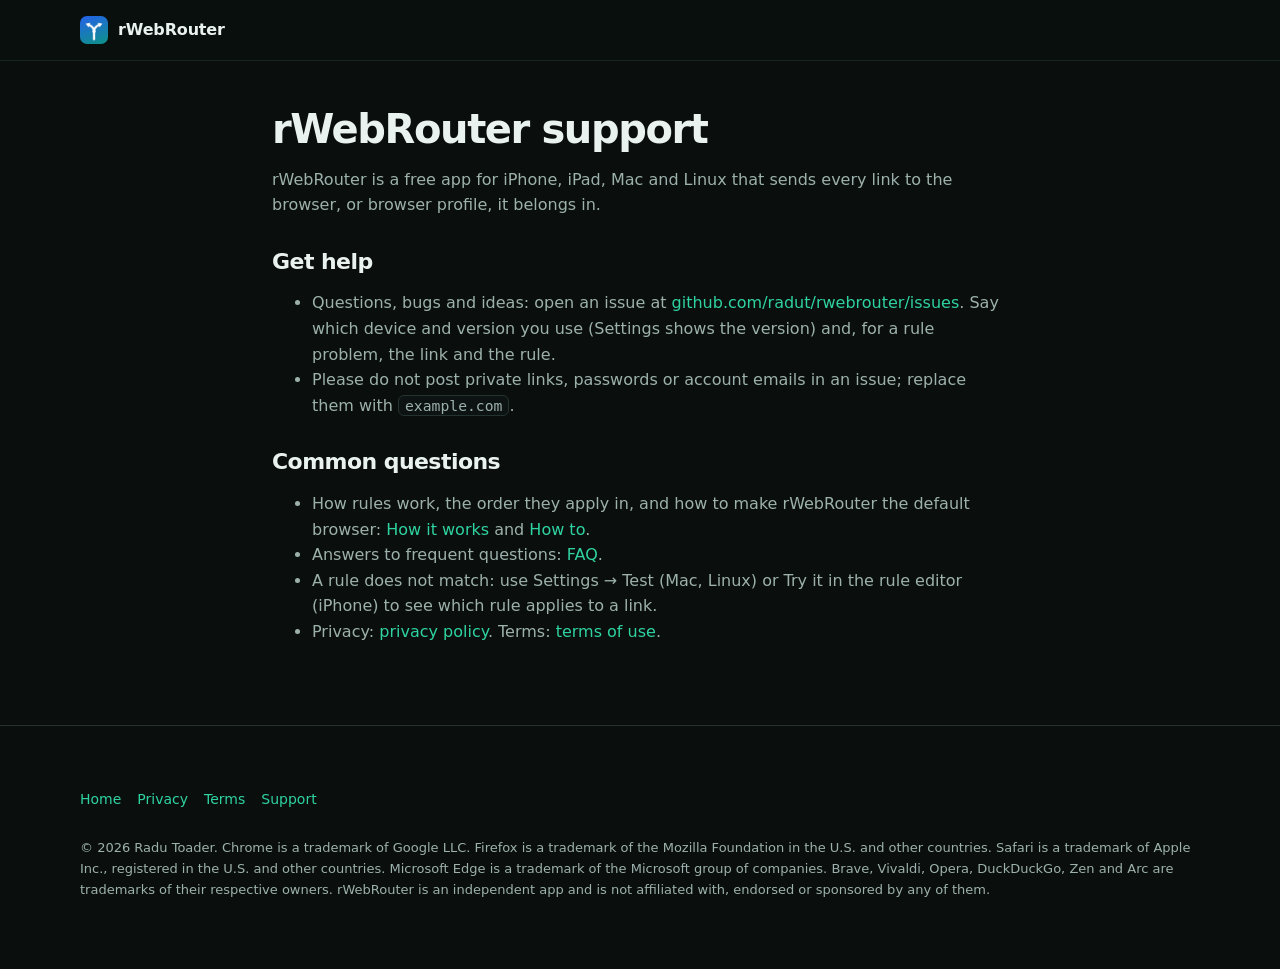
<file: support.html>
<!doctype html>
<html lang="en">
<head>
<meta charset="utf-8">
<meta name="viewport" content="width=device-width, initial-scale=1">
<title>rWebRouter · support</title>
<link rel="canonical" href="https://radut.github.io/rwebrouter/support.html">
<meta name="color-scheme" content="dark light">
<link rel="icon" href="favicon.png" type="image/png">
<link rel="stylesheet" href="style.css?v=3">
<script>try{var t=localStorage.getItem("theme");if(t==="light"||t==="dark")document.documentElement.dataset.theme=t}catch(e){}</script>
<style>.doc{max-width:46rem;padding:48px 0 64px}.doc h1{font-size:clamp(28px,4vw,40px);margin:0 0 8px}.doc h2{font-size:22px;margin:32px 0 8px}.doc p,.doc li{color:var(--muted)}.legal{display:flex;gap:16px;flex-wrap:wrap}</style>
</head>
<body>
<header class="top"><div class="wrap"><a class="brand" href="./"><img src="media/icon.png" alt="" width="28" height="28">rWebRouter</a></div></header>
<main class="wrap doc">
<h1>rWebRouter support</h1>
<p>rWebRouter is a free app for iPhone, iPad, Mac and Linux that sends every link to the browser, or browser profile, it
belongs in.</p>

<h2>Get help</h2>
<ul>
<li>Questions, bugs and ideas: open an issue at <a href="https://github.com/radut/rwebrouter/issues">github.com/radut/rwebrouter/issues</a>. Say which
device and version you use (Settings shows the version) and, for a rule problem, the link and the rule.</li>
<li>Please do not post private links, passwords or account emails in an issue; replace them with
<code>example.com</code>.</li>
</ul>

<h2>Common questions</h2>
<ul>
<li>How rules work, the order they apply in, and how to make rWebRouter the default browser:
<a href="./#how">How it works</a> and <a href="./#howto">How to</a>.</li>
<li>Answers to frequent questions: <a href="./#faq">FAQ</a>.</li>
<li>A rule does not match: use Settings → Test (Mac, Linux) or Try it in the rule editor (iPhone) to see which rule
applies to a link.</li>
<li>Privacy: <a href="privacy.html">privacy policy</a>. Terms: <a href="terms.html">terms of use</a>.</li>
</ul>
</main>
<footer>
  <div class="wrap">
    <p class="legal"><a href="./">Home</a><a href="privacy.html">Privacy</a><a href="terms.html">Terms</a><a href="support.html">Support</a></p>
    <p class="fine">© 2026 Radu Toader. Chrome is a trademark of Google LLC. Firefox is a trademark of the Mozilla Foundation in the U.S. and other countries. Safari is a trademark of Apple Inc., registered in the U.S. and other countries. Microsoft Edge is a trademark of the Microsoft group of companies. Brave, Vivaldi, Opera, DuckDuckGo, Zen and Arc are trademarks of their respective owners. rWebRouter is an independent app and is not affiliated with, endorsed or sponsored by any of them.</p>
  </div>
</footer>
</body>
</html>
</file>
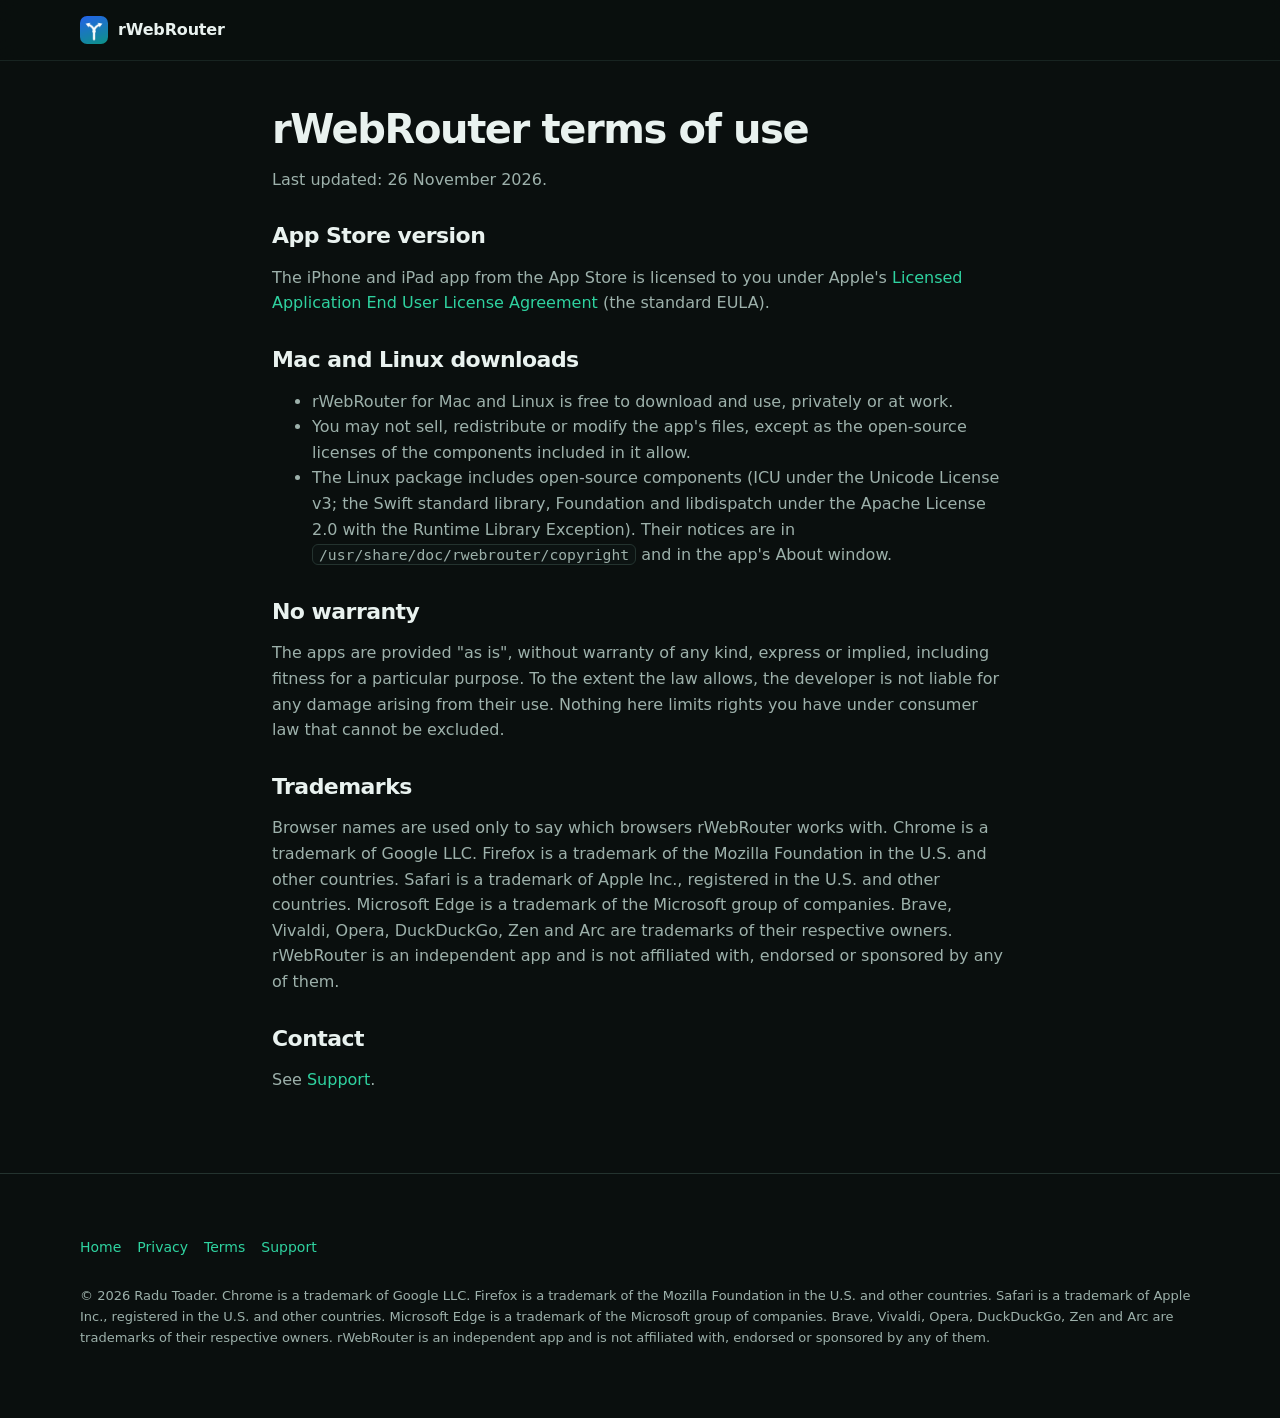
<file: terms.html>
<!doctype html>
<html lang="en">
<head>
<meta charset="utf-8">
<meta name="viewport" content="width=device-width, initial-scale=1">
<title>rWebRouter · terms of use</title>
<link rel="canonical" href="https://radut.github.io/rwebrouter/terms.html">
<meta name="color-scheme" content="dark light">
<link rel="icon" href="favicon.png" type="image/png">
<link rel="stylesheet" href="style.css?v=3">
<script>try{var t=localStorage.getItem("theme");if(t==="light"||t==="dark")document.documentElement.dataset.theme=t}catch(e){}</script>
<style>.doc{max-width:46rem;padding:48px 0 64px}.doc h1{font-size:clamp(28px,4vw,40px);margin:0 0 8px}.doc h2{font-size:22px;margin:32px 0 8px}.doc p,.doc li{color:var(--muted)}.legal{display:flex;gap:16px;flex-wrap:wrap}</style>
</head>
<body>
<header class="top"><div class="wrap"><a class="brand" href="./"><img src="media/icon.png" alt="" width="28" height="28">rWebRouter</a></div></header>
<main class="wrap doc">
<h1>rWebRouter terms of use</h1>
<p>Last updated: 26 November 2026.</p>

<h2>App Store version</h2>
<p>The iPhone and iPad app from the App Store is licensed to you under Apple's
<a href="https://www.apple.com/legal/internet-services/itunes/dev/stdeula/">Licensed Application End User License
Agreement</a> (the standard EULA).</p>

<h2>Mac and Linux downloads</h2>
<ul>
<li>rWebRouter for Mac and Linux is free to download and use, privately or at work.</li>
<li>You may not sell, redistribute or modify the app's files, except as the open-source licenses of the components
included in it allow.</li>
<li>The Linux package includes open-source components (ICU under the Unicode License v3; the Swift standard library,
Foundation and libdispatch under the Apache License 2.0 with the Runtime Library Exception). Their notices are in
<code>/usr/share/doc/rwebrouter/copyright</code> and in the app's About window.</li>
</ul>

<h2>No warranty</h2>
<p>The apps are provided "as is", without warranty of any kind, express or implied, including fitness for a particular
purpose. To the extent the law allows, the developer is not liable for any damage arising from their use. Nothing here
limits rights you have under consumer law that cannot be excluded.</p>

<h2>Trademarks</h2>
<p>Browser names are used only to say which browsers rWebRouter works with. Chrome is a trademark of Google LLC. Firefox is a trademark of the Mozilla Foundation in the U.S. and other countries. Safari is a trademark of Apple Inc., registered in the U.S. and other countries. Microsoft Edge is a trademark of the Microsoft group of companies. Brave, Vivaldi, Opera, DuckDuckGo, Zen and Arc are trademarks of their respective owners. rWebRouter is an independent app and is not affiliated with, endorsed or sponsored by any of them.</p>

<h2>Contact</h2>
<p>See <a href="support.html">Support</a>.</p>
</main>
<footer>
  <div class="wrap">
    <p class="legal"><a href="./">Home</a><a href="privacy.html">Privacy</a><a href="terms.html">Terms</a><a href="support.html">Support</a></p>
    <p class="fine">© 2026 Radu Toader. Chrome is a trademark of Google LLC. Firefox is a trademark of the Mozilla Foundation in the U.S. and other countries. Safari is a trademark of Apple Inc., registered in the U.S. and other countries. Microsoft Edge is a trademark of the Microsoft group of companies. Brave, Vivaldi, Opera, DuckDuckGo, Zen and Arc are trademarks of their respective owners. rWebRouter is an independent app and is not affiliated with, endorsed or sponsored by any of them.</p>
  </div>
</footer>
</body>
</html>
</file>
<file: style.css>
/* rWebRouter product page. No external fonts, scripts or trackers: system font stacks only. */
:root {
  --bg: #0a0f0e;
  --bg-2: #0f1716;
  --card: #141e1c;
  --line: #24332f;
  --text: #e9f2ef;
  --muted: #9db1ab;
  --accent: #2fd3a0;
  --accent-2: #3aa8ff;
  --warn: #ffb648;
  --code-bg: #0c1312;
  --shadow: 0 24px 70px rgb(0 0 0 / 50%);
  --glow: radial-gradient(55% 55% at 50% 0%, rgb(47 211 160 / 22%), transparent 70%);
  --radius: 16px;
  --sans: system-ui, -apple-system, "Segoe UI", Roboto, Ubuntu, Cantarell, "Noto Sans", sans-serif;
  --mono: ui-monospace, "SF Mono", "JetBrains Mono", "Cascadia Code", Menlo, Consolas, "DejaVu Sans Mono", monospace;
  color-scheme: dark;
}
:root[data-theme="light"] {
  --bg: #fafcfb;
  --bg-2: #f0f5f3;
  --card: #ffffff;
  --line: #dbe6e2;
  --text: #11201c;
  --muted: #566b65;
  --accent: #0d9b72;
  --accent-2: #1f78d1;
  --warn: #a8610a;
  --code-bg: #f2f7f5;
  --shadow: 0 18px 50px rgb(10 60 45 / 14%);
  --glow: radial-gradient(55% 55% at 50% 0%, rgb(13 155 114 / 14%), transparent 70%);
  color-scheme: light;
}

* { box-sizing: border-box; }
html { scroll-behavior: smooth; }
@media (prefers-reduced-motion: reduce) { html { scroll-behavior: auto; } }
body { margin: 0; background: var(--bg); color: var(--text); font: 16px/1.6 var(--sans); -webkit-font-smoothing: antialiased; }
a { color: var(--accent); text-decoration: none; }
a:hover { text-decoration: underline; }
img, video { max-width: 100%; display: block; }
code, kbd, pre { font-family: var(--mono); }
code { font-size: .92em; background: var(--code-bg); border: 1px solid var(--line); border-radius: 6px; padding: 1px 6px; }
.wrap { width: min(1120px, 100% - 32px); margin-inline: auto; }

/* Header */
.top {
  position: sticky; top: 0; z-index: 10;
  backdrop-filter: saturate(160%) blur(14px);
  background: color-mix(in srgb, var(--bg) 80%, transparent);
  border-bottom: 1px solid color-mix(in srgb, var(--line) 60%, transparent);
}
.top .wrap { display: flex; align-items: center; gap: 20px; height: 60px; }
.brand { display: flex; align-items: center; gap: 10px; color: var(--text); font-weight: 700; letter-spacing: -0.01em; }
.brand img { width: 28px; height: 28px; border-radius: 7px; }
.brand:hover { text-decoration: none; }
.nav { display: flex; gap: 20px; margin-left: auto; font-size: 15px; }
.nav a { color: var(--muted); }
.nav a:hover { color: var(--text); text-decoration: none; }
.theme {
  border: 1px solid var(--line); background: var(--card); color: var(--text);
  width: 36px; height: 36px; border-radius: 10px; cursor: pointer; font-size: 16px; line-height: 1;
}
.top .btn.small { white-space: nowrap; }
@media (max-width: 820px) { .nav { display: none; } .theme { margin-left: auto; } }

/* Buttons */
.btn {
  display: inline-flex; align-items: center; gap: 8px; padding: 12px 20px; border-radius: 12px;
  font-weight: 600; border: 1px solid var(--line); color: var(--text); background: var(--card); font-size: 16px;
  font-family: inherit; line-height: 1.3;
}
.btn:hover { text-decoration: none; border-color: var(--accent); }
.btn.primary { background: linear-gradient(135deg, var(--accent), var(--accent-2)); border: 0; color: #04130e; }
.btn.small { padding: 7px 12px; border-radius: 10px; font-size: 14px; }
.btn[disabled], .btn.disabled { opacity: .62; cursor: not-allowed; border-style: dashed; }
.btn[disabled]:hover { border-color: var(--line); }
.btn svg { width: 18px; height: 18px; fill: currentColor; flex: none; }

/* Hero */
.hero { position: relative; padding: 84px 0 32px; text-align: center; overflow: hidden; }
.hero::before { content: ""; position: absolute; inset: 0; background: var(--glow); pointer-events: none; }
.hero .wrap { position: relative; }
.eyebrow {
  display: inline-flex; gap: 8px; align-items: center; padding: 6px 12px; border-radius: 999px;
  border: 1px solid var(--line); background: var(--card); color: var(--muted); font-size: 13px;
}
.eyebrow b { color: var(--accent); font-weight: 600; }
h1 { margin: 22px auto 16px; max-width: 860px; font-size: clamp(34px, 5.6vw, 62px); line-height: 1.04; letter-spacing: -0.035em; }
h1 span { background: linear-gradient(90deg, var(--accent), var(--accent-2)); -webkit-background-clip: text; background-clip: text; color: transparent; }
.lede { max-width: 680px; margin: 0 auto; color: var(--muted); font-size: clamp(17px, 2.2vw, 20px); }
.cta { display: flex; gap: 12px; justify-content: center; flex-wrap: wrap; margin: 30px 0 12px; }
.platforms { color: var(--muted); font-size: 14px; margin: 6px 0 0; }

/* Product visual + feature tabs */
.stage { margin-top: 48px; }
.stage-media { position: relative; max-width: 940px; margin: 0 auto; }
.stage-media figure { margin: 0; }
.stage-media figure[hidden] { display: none; }
.stage-media figcaption { color: var(--muted); font-size: 14px; margin-top: 14px; }
.window { border-radius: 12px; overflow: hidden; background: #1d1d1f; box-shadow: var(--shadow), 0 0 0 1px var(--line); }
.window img, .window video { width: 100%; height: auto; }
.window.narrow { max-width: 560px; margin: 0 auto; }
.window.menu { max-width: 340px; margin: 0 auto; border-radius: 10px; }
.feature-tabs { display: flex; flex-wrap: wrap; justify-content: center; gap: 6px; margin: 24px auto 0; padding: 5px;
  border: 1px solid var(--line); background: var(--card); border-radius: 14px; width: fit-content; max-width: 100%; }
.feature-tabs button, .tabs button {
  border: 0; background: transparent; color: var(--muted); padding: 8px 14px; border-radius: 10px;
  font: inherit; font-size: 15px; cursor: pointer;
}
.feature-tabs button[aria-selected="true"], .tabs button[aria-selected="true"] { background: var(--accent); color: #04130e; font-weight: 600; }
[role="tabpanel"][hidden] { display: none; }

/* Sections */
section { padding: 80px 0; }
section.alt { background: var(--bg-2); border-block: 1px solid var(--line); }
section[id] { scroll-margin-top: 64px; }
h2 { font-size: clamp(28px, 4vw, 42px); letter-spacing: -0.025em; line-height: 1.12; margin: 0 0 12px; }
h3 { font-size: 20px; margin: 0 0 6px; letter-spacing: -0.01em; }
.kicker { color: var(--accent); font-weight: 600; font-size: 13px; letter-spacing: 0.08em; text-transform: uppercase; margin: 0 0 8px; }
.section-head { max-width: 740px; margin-bottom: 36px; }
.section-head p { color: var(--muted); font-size: 18px; margin: 0; }

.grid { display: grid; grid-template-columns: repeat(auto-fit, minmax(min(100%, 240px), 1fr)); gap: 16px; }
.card { background: var(--card); border: 1px solid var(--line); border-radius: var(--radius); padding: 22px; }
.card p { color: var(--muted); margin: 0; font-size: 15px; }
.card .num { display: inline-grid; place-items: center; width: 30px; height: 30px; border-radius: 9px; margin-bottom: 12px;
  background: color-mix(in srgb, var(--accent) 18%, transparent); color: var(--accent); font-weight: 700; }

/* Rule flow */
.flow { display: grid; grid-template-columns: 1.1fr 1fr; gap: 40px; align-items: start; margin-top: 40px; }
@media (max-width: 860px) { .flow { grid-template-columns: 1fr; } }
.rules { list-style: none; margin: 0; padding: 0; border: 1px solid var(--line); border-radius: var(--radius); background: var(--card); overflow: hidden; }
.rules li { display: grid; grid-template-columns: 28px 1fr auto; gap: 12px; padding: 14px 16px; border-bottom: 1px solid var(--line); align-items: center; }
.rules li:last-child { border-bottom: 0; }
.rules .n { color: var(--muted); font-family: var(--mono); font-size: 13px; }
.rules .what b { display: block; font-weight: 600; }
.rules .what span { color: var(--muted); font-size: 14px; font-family: var(--mono); overflow-wrap: anywhere; }
.rules .to { color: var(--accent); font-size: 14px; white-space: nowrap; }
.pill { display: inline-block; font-size: 12px; font-weight: 600; padding: 1px 8px; border-radius: 999px; margin-right: 6px; font-family: var(--sans);
  background: color-mix(in srgb, var(--accent-2) 20%, transparent); color: var(--accent-2); }
.pill.not { background: color-mix(in srgb, var(--warn) 20%, transparent); color: var(--warn); }
.rules li.fallback { background: var(--bg-2); }
.kinds { width: 100%; border-collapse: collapse; font-size: 15px; }
.kinds th, .kinds td { text-align: left; padding: 9px 10px; border-bottom: 1px solid var(--line); vertical-align: top; }
.kinds th { color: var(--muted); font-size: 12px; text-transform: uppercase; letter-spacing: .06em; }
.kinds td:nth-child(2) { font-family: var(--mono); font-size: 13.5px; overflow-wrap: anywhere; }
.table-scroll { overflow-x: auto; }

/* Platform showcase */
.tabs { display: inline-flex; flex-wrap: wrap; gap: 4px; padding: 4px; border-radius: 12px; background: var(--card); border: 1px solid var(--line); margin-bottom: 28px; }
.platform { display: grid; grid-template-columns: 1fr 1.15fr; gap: 44px; align-items: center; }
.platform.phone-left { grid-template-columns: .8fr 1.2fr; }
@media (max-width: 860px) { .platform, .platform.phone-left { grid-template-columns: 1fr; gap: 28px; } }
.platform ol { margin: 14px 0 0; padding-left: 22px; color: var(--muted); }
.platform li { margin: 8px 0; }
.platform li b { color: var(--text); font-weight: 600; }
.platform .shots { display: grid; gap: 16px; }

/* iPhone frame */
.phone { border-radius: 44px; padding: 11px; background: #050707; box-shadow: var(--shadow), inset 0 0 0 2px #2a3330; width: min(300px, 100%); margin: 0 auto; }
.phone img, .phone video, .phone .screen { border-radius: 34px; width: 100%; aspect-ratio: 1206 / 2622; object-fit: cover; background: #000; }
.phone .screen { display: grid; place-items: center; align-content: center; gap: 14px; text-align: center; color: #b9cbc5; font-size: 15px; padding: 24px;
  background: radial-gradient(80% 50% at 50% 30%, rgb(47 211 160 / 25%), transparent 70%), #0b1110; }
.phone .screen img { width: 84px; height: 84px; border-radius: 20px; aspect-ratio: 1; }
.phones { display: flex; gap: 18px; justify-content: center; flex-wrap: wrap; }
.phones .phone { width: min(250px, 46%); }

/* How-to */
.howto { display: grid; grid-template-columns: repeat(auto-fit, minmax(min(100%, 330px), 1fr)); gap: 16px; }
.howto .card ol { margin: 10px 0 0; padding-left: 20px; color: var(--muted); font-size: 15px; }
.howto .card li { margin: 6px 0; }
.howto .card li b { color: var(--text); }
.howto .tag { font-size: 12px; color: var(--muted); border: 1px solid var(--line); border-radius: 999px; padding: 1px 8px; margin-left: 6px; font-weight: 500; vertical-align: 2px; }

/* Keyboard */
.keys { width: 100%; border-collapse: collapse; background: var(--card); border: 1px solid var(--line); border-radius: var(--radius); overflow: hidden; }
.keys th, .keys td { text-align: left; padding: 11px 16px; border-bottom: 1px solid var(--line); font-size: 15px; }
.keys tr:last-child td { border-bottom: 0; }
.keys th { color: var(--muted); font-weight: 600; font-size: 12px; text-transform: uppercase; letter-spacing: 0.06em; }
kbd {
  display: inline-block; min-width: 1.8em; padding: 2px 8px; border-radius: 6px; font-size: 14px; text-align: center;
  line-height: 1.45; background: var(--bg-2); border: 1px solid var(--line); border-bottom-width: 2px; color: var(--text);
}
kbd .mod { font-family: -apple-system, "SF Pro Text", "Segoe UI Symbol", "Noto Sans Symbols 2", system-ui, sans-serif; font-size: 1.12em; margin-right: .2em; }
.kb-layout { display: grid; grid-template-columns: 1.3fr 1fr; gap: 32px; align-items: start; }
@media (max-width: 900px) { .kb-layout { grid-template-columns: 1fr; } }
.term { border-radius: 12px; background: var(--code-bg); border: 1px solid var(--line); overflow: hidden; }
.term .bar { display: flex; gap: 6px; padding: 10px 12px; border-bottom: 1px solid var(--line); }
.term .bar i { width: 11px; height: 11px; border-radius: 50%; background: var(--line); }
.term pre { margin: 0; padding: 16px; font-size: 13.5px; line-height: 1.6; white-space: pre-wrap; overflow-wrap: anywhere; color: var(--text); }
.term .p { color: var(--accent); user-select: none; }
.term .o { color: var(--muted); }
.snippet { position: relative; }
.copy { position: absolute; top: 8px; right: 8px; border: 1px solid var(--line); background: var(--card); color: var(--muted);
  border-radius: 8px; font-size: 12px; padding: 4px 8px; cursor: pointer; }
.copy:hover { color: var(--text); }

/* Comparison */
.compare { width: 100%; border-collapse: collapse; background: var(--card); border: 1px solid var(--line); border-radius: var(--radius); overflow: hidden; min-width: 560px; }
.compare th, .compare td { padding: 12px 16px; border-bottom: 1px solid var(--line); text-align: center; font-size: 15px; }
.compare th:first-child, .compare td:first-child { text-align: left; }
.compare thead th { font-size: 14px; }
.compare tr:last-child td { border-bottom: 0; }
.yes { color: var(--accent); font-weight: 700; }
.no { color: var(--muted); }
.compare small { display: block; color: var(--muted); font-size: 12px; }

/* Downloads */
.downloads { display: grid; grid-template-columns: repeat(auto-fit, minmax(min(100%, 300px), 1fr)); gap: 16px; }
.downloads .card { display: flex; flex-direction: column; gap: 10px; }
.downloads .card .btn { align-self: flex-start; margin-top: auto; }
.downloads .note { color: var(--muted); font-size: 14px; }

/* FAQ */
.faq { max-width: 820px; }
.faq details { border: 1px solid var(--line); background: var(--card); border-radius: 12px; margin: 0 0 10px; }
.faq summary { cursor: pointer; padding: 16px 20px; font-weight: 600; list-style: none; display: flex; justify-content: space-between; gap: 16px; }
.faq summary::-webkit-details-marker { display: none; }
.faq summary::after { content: "+"; color: var(--accent); font-size: 20px; line-height: 1; }
.faq details[open] summary::after { content: "–"; }
.faq details > div { padding: 0 20px 16px; color: var(--muted); }
.faq details > div p { margin: 0 0 8px; }

/* Closing CTA */
.closing { text-align: center; }
.closing .cta { margin-top: 24px; }

footer { padding: 48px 0 56px; color: var(--muted); font-size: 14px; border-top: 1px solid var(--line); }
.foot { display: grid; grid-template-columns: 1.4fr repeat(3, 1fr); gap: 24px; }
@media (max-width: 760px) { .foot { grid-template-columns: 1fr 1fr; } .foot > div:first-child { grid-column: 1 / -1; } }
.foot h4 { color: var(--text); font-size: 14px; margin: 0 0 10px; }
.foot ul { list-style: none; margin: 0; padding: 0; }
.foot li { margin: 6px 0; }
.foot a { color: var(--muted); }
.foot a:hover { color: var(--text); }
.fine { margin-top: 28px; font-size: 13px; }
@media (max-width: 560px) {
  .rules li { grid-template-columns: 20px 1fr; }
  .rules .to { grid-column: 2; }
}
.iphone-demos { text-align: center; }
.tabs.small { margin-bottom: 18px; justify-content: center; }
.tabs.small button { padding: 6px 10px; font-size: 14px; }
.stage-media .phone { width: min(300px, 80%); }
.phone img, .phone video { height: auto; }
</file>
